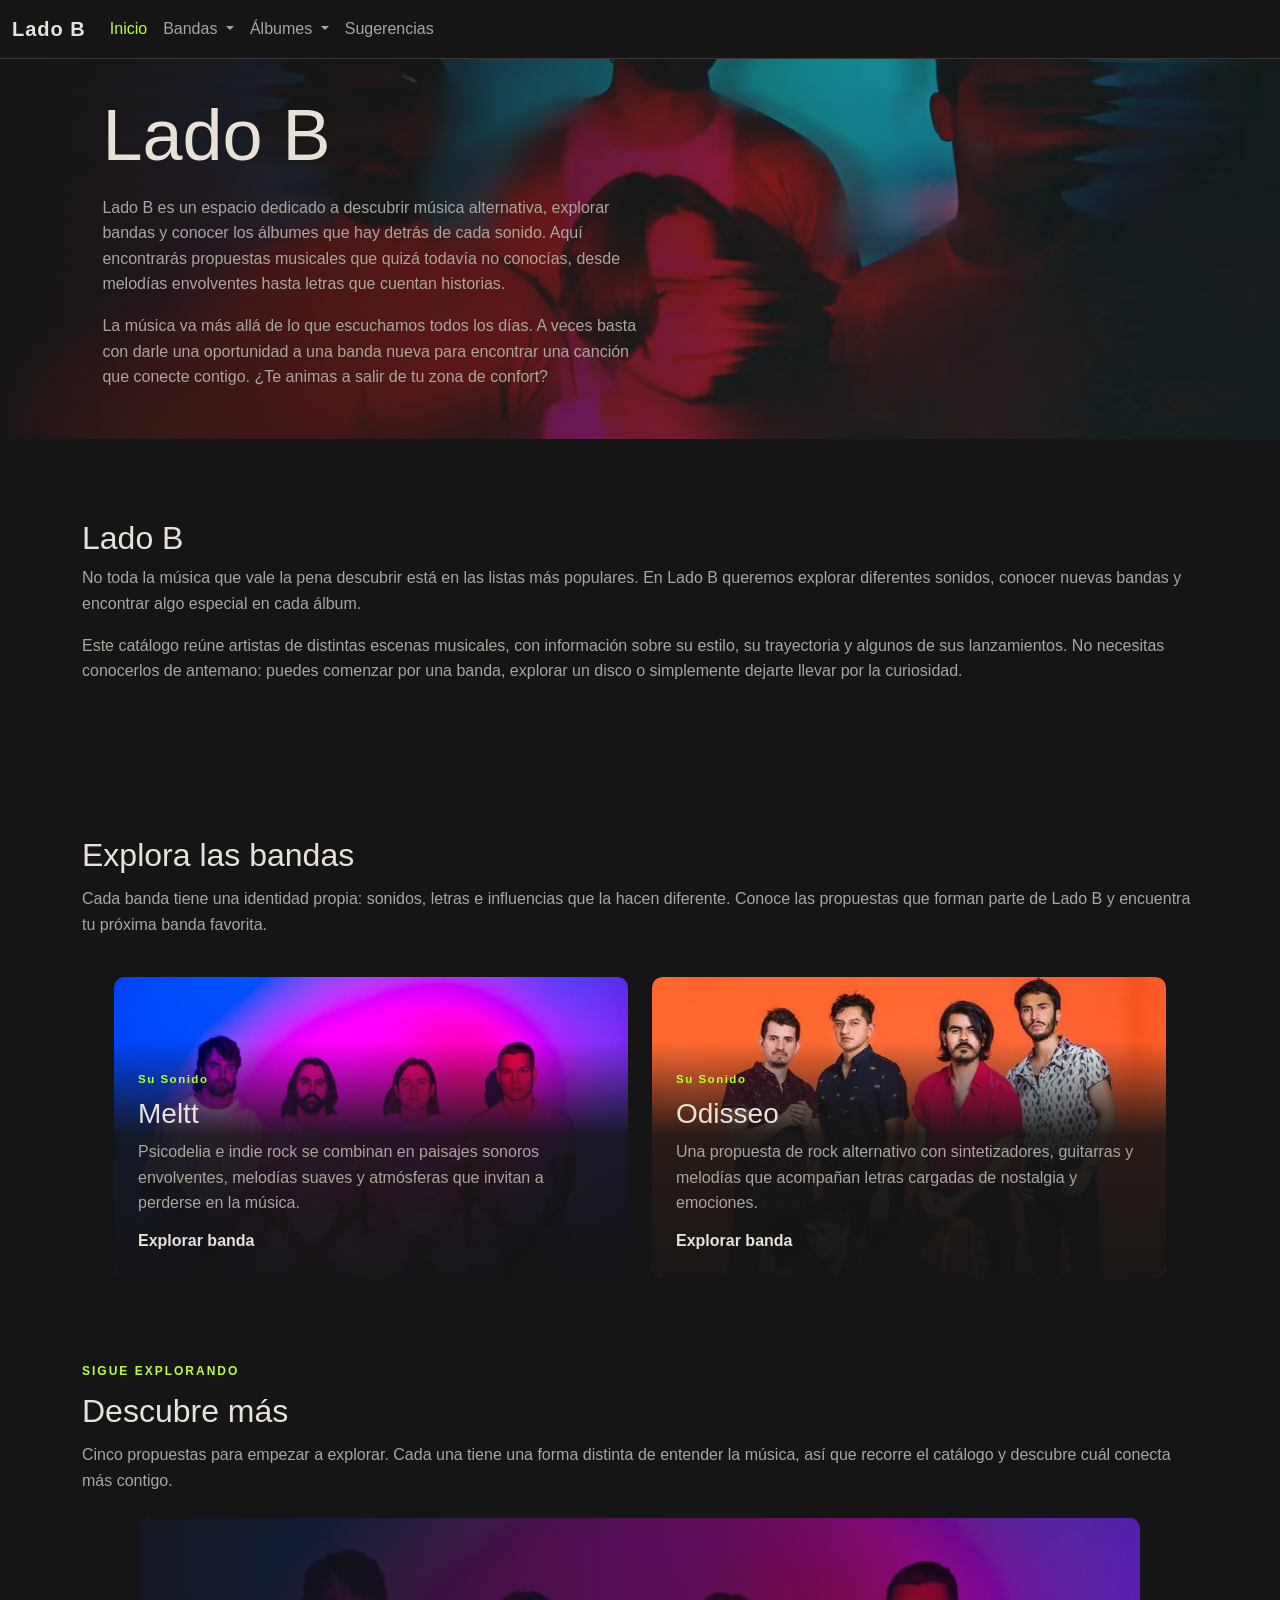
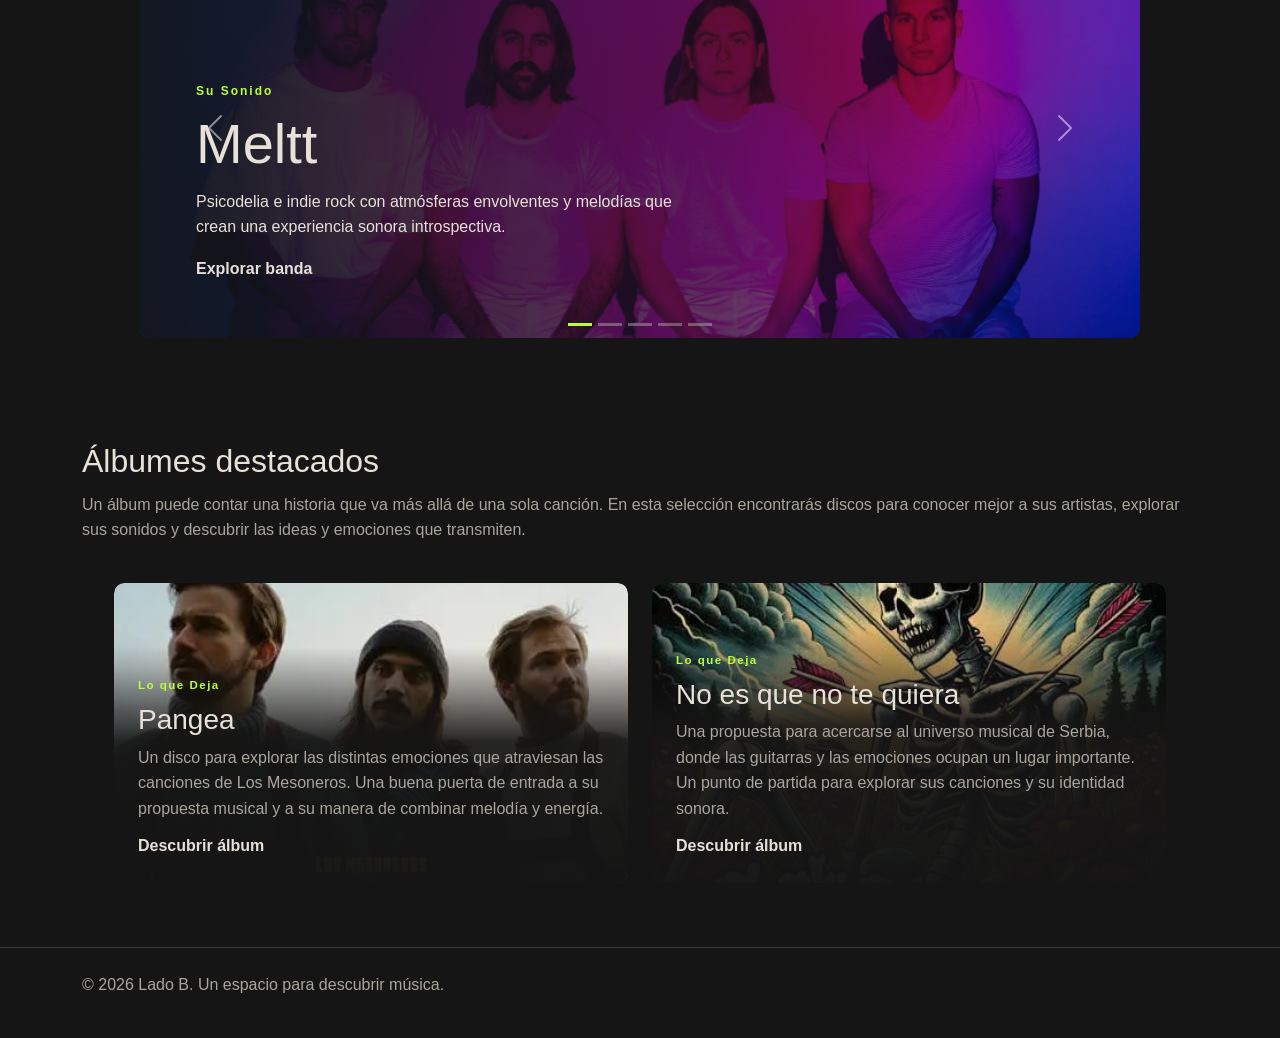
<file: index.html>
<!DOCTYPE html>
<html lang="es">
    <head>
        <title>Lado B | Música alternativa</title>
        <meta charset="UTF-8">
        <meta name="viewport" content="width=device-width, initial-scale=1">
        <link href="https://cdn.jsdelivr.net/npm/bootstrap@5.3.8/dist/css/bootstrap.min.css" rel="stylesheet">
        <link href="css/style.css" rel="stylesheet">
        <link href="css/index.css" rel="stylesheet">
    </head>
    <body>

        <header>
            <div class="headerMain">

                <div class="divNav">
                    <nav class="navbar navbar-expand-lg navbar-dark bg-dark">
                        <div class="container-fluid">

                            <a class="navbar-brand" href="index.html">Lado B</a>

                            <button class="navbar-toggler" type="button"
                                data-bs-toggle="collapse"
                                data-bs-target="#menuPrincipal"
                                aria-controls="menuPrincipal"
                                aria-expanded="false"
                                aria-label="Abrir navegación">

                                <span class="navbar-toggler-icon"></span>
                            </button>

                            <div class="collapse navbar-collapse" id="menuPrincipal">

                                <ul class="navbar-nav me-auto mb-2 mb-lg-0">

                                    <li class="nav-item">
                                        <a class="nav-link active"
                                            href="index.html"
                                            aria-current="page">
                                            Inicio
                                        </a>
                                    </li>

                                    <li class="nav-item dropdown">
                                        <a class="nav-link dropdown-toggle"
                                            href="banda.html"
                                            role="button"
                                            data-bs-toggle="dropdown"
                                            aria-expanded="false">
                                            Bandas
                                        </a>

                                        <ul class="dropdown-menu">
                                            <li>
                                                <a class="dropdown-item" href="banda.html#Odisseo">Odisseo</a>
                                            </li>
                                            <li>
                                                <a class="dropdown-item" href="banda.html#Meltt">Meltt</a>
                                            </li>
                                            <li>
                                                <a class="dropdown-item" href="banda.html#Serbia">Serbia</a>
                                            </li>
                                            <li>
                                                <a class="dropdown-item" href="banda.html#AsesFalsos">Ases Falsos</a>
                                            </li>
                                            <li>
                                                <a class="dropdown-item" href="banda.html#LosMesoneros">Los Mesoneros</a>
                                            </li>
                                        </ul>
                                    </li>

                                    <li class="nav-item dropdown">
                                        <a class="nav-link dropdown-toggle"
                                            href="albumes.html"
                                            role="button"
                                            data-bs-toggle="dropdown"
                                            aria-expanded="false">
                                            Álbumes
                                        </a>

                                        <ul class="dropdown-menu">
                                            <li>
                                                <a class="dropdown-item" href="albumes.html">Catálogo de álbumes</a>
                                            </li>
                                            <li>
                                                <a class="dropdown-item" href="albumes.html#coleccionOdisseo">Odisseo</a>
                                            </li>
                                            <li>
                                                <a class="dropdown-item" href="albumes.html#coleccionMeltt">Meltt</a>
                                            </li>
                                            <li>
                                                <a class="dropdown-item" href="albumes.html#coleccionSerbia">Serbia</a>
                                            </li>
                                            <li>
                                                <a class="dropdown-item" href="albumes.html#coleccionAsesFalsos">Ases Falsos</a>
                                            </li>
                                            <li>
                                                <a class="dropdown-item" href="albumes.html#coleccionLosMesoneros">Los Mesoneros</a>
                                            </li>
                                        </ul>
                                    </li>

                                    <li class="nav-item">
                                        <a class="nav-link" href="recomendar.html">
                                            Sugerencias
                                        </a>
                                    </li>

                                </ul>

                            </div>
                        </div>
                    </nav>
                </div>

                <div class="divheader">
                    <div class="headerImg">
                        <img src="assets/logoTemp.webp" alt="Logo temporal de la página">
                    </div>

                    <section id="nosotros">
                        <div class="textoHeader">
                            <h1> Lado B </h1>
                            <p>
                                Lado B es un espacio dedicado a descubrir música alternativa, explorar bandas y
                                conocer los álbumes que hay detrás de cada sonido. Aquí encontrarás propuestas musicales
                                que quizá todavía no conocías, desde melodías envolventes hasta letras que cuentan historias.
                            </p>
                            <p>
                                La música va más allá de lo que escuchamos todos los días. A veces basta con darle una
                                oportunidad a una banda nueva para encontrar una canción que conecte contigo.
                                ¿Te animas a salir de tu zona de confort?
                            </p>
                        </div>
                    </section>
                </div>

            </div>
        </header>

        <main class="main">

            <section id="presentacion">
                <div class="container py-5">
                    <h2>Lado B</h2>
                    <p>
                        No toda la música que vale la pena descubrir está en las listas más populares. 
                        En Lado B queremos explorar diferentes sonidos, conocer nuevas bandas y encontrar
                        algo especial en cada álbum.
                    </p>
                    <p>
                        Este catálogo reúne artistas de distintas escenas musicales, con información sobre su estilo, 
                        su trayectoria y algunos de sus lanzamientos. No necesitas conocerlos de antemano: puedes comenzar
                        por una banda, explorar un disco o simplemente dejarte llevar por la curiosidad.
                    </p>
                </div>
            </section>

            <section id="bandas">
                <div class="container py-4">
                    <h2>Explora las bandas</h2>
                    <p>
                        Cada banda tiene una identidad propia: sonidos, letras e influencias que la hacen diferente.
                        Conoce las propuestas que forman parte de Lado B y encuentra tu próxima banda favorita.
                    </p>

                </div>

                <div class="bandasElegidas">

                    <div class="banda" id="banda1">
                        <img src="assets/Meltt.webp" alt="Banda 1">

                        <div class="textoBanda">
                            <span>Su Sonido</span>
                            <h3>Meltt</h3>
                            <p>
                                Psicodelia e indie rock se combinan en paisajes sonoros envolventes, 
                                melodías suaves y atmósferas que invitan a perderse en la música.
                            </p>
                            <a href="banda.html#Meltt">Explorar banda</a>
                        </div>
                    </div>

                    <div class="banda" id="banda2">
                        <img src="assets/Odisseo.webp" alt="Banda Odisseo">

                        <div class="textoBanda">
                            <span>Su Sonido</span>
                            <h3>Odisseo</h3>
                            <p>
                                Una propuesta de rock alternativo con sintetizadores, 
                                guitarras y melodías que acompañan letras cargadas de nostalgia y 
                                emociones.
                            </p>
                            <a href="banda.html#Odisseo">Explorar banda</a>
                        </div>
                    </div>

                </div>
            </section>

            <section class="container py-5" id="descubrirMas">
                <div class="mb-4">
                    <span class="etiquetaSeccion">SIGUE EXPLORANDO</span>
                    <h2>Descubre más</h2>
                    <p>
                        Cinco propuestas para empezar a explorar. 
                        Cada una tiene una forma distinta de entender la música,
                        así que recorre el catálogo y descubre cuál conecta más contigo.
                    </p>
                </div>

                <div class="carousel slide" id="carruselBandas">
                    <div class="carousel-inner">

                        <!-- Meltt -->
                        <div class="carousel-item active">
                            <div class="bandaCarrusel">
                                <img src="assets/Meltt.webp" alt="Meltt">
                                <div class="textoCarrusel">
                                    <span>Su Sonido</span>
                                    <h3>Meltt</h3>
                                    <p>
                                        Psicodelia e indie rock con atmósferas envolventes
                                        y melodías que crean una experiencia sonora introspectiva.
                                    </p>
                                    <a href="banda.html#Meltt">Explorar banda</a>
                                </div>
                            </div>
                        </div>

                        <!-- Odisseo -->
                        <div class="carousel-item">
                            <div class="bandaCarrusel">
                                <img src="assets/Odisseo.webp" alt="Odisseo">
                                <div class="textoCarrusel">
                                    <span>SU SONIDO</span>
                                    <h3>Odisseo</h3>
                                    <p>
                                        Rock alternativo con sintetizadores, guitarras 
                                        y canciones que exploran las emociones y las 
                                        relaciones personales.
                                    </p>
                                    <a href="banda.html#Odisseo">Explorar banda</a>
                                </div>
                            </div>
                        </div>

                        <!-- Serbia -->
                        <div class="carousel-item">
                            <div class="bandaCarrusel">
                                <img src="assets/Serbia.webp" alt="Serbia">
                                <div class="textoCarrusel">
                                    <span>SU SONIDO</span>
                                    <h3>Serbia</h3>
                                    <p>
                                        Rock alternativo mexicano con guitarras intensas, 
                                        letras emocionales y una interpretación llena de 
                                        energía.
                                    </p>
                                    <a href="banda.html#Serbia">Explorar banda ↗</a>
                                </div>
                            </div>
                        </div>

                        <!-- Ases Falso -->
                        <div class="carousel-item">
                            <div class="bandaCarrusel">
                                <img src="assets/AsesFalsos.webp" alt="Ases Falsos">
                                <div class="textoCarrusel">
                                    <span>SU SONIDO</span>
                                    <h3>Ases Falsos</h3>
                                    <p>
                                        Pop rock chileno con letras ingeniosas,
                                        melodías pegadizas y una mirada crítica.
                                    </p>
                                    <a href="banda.html#AsesFalsos">Explorar banda ↗</a>
                                </div>
                            </div>
                        </div>

                        <!-- Los Mesoneros -->
                        <div class="carousel-item">
                            <div class="bandaCarrusel">
                                <img src="assets/LosMesoneros.webp" alt="Los Mesoneros">
                                <div class="textoCarrusel">
                                    <span>SU SONIDO</span>
                                    <h3>Los Mesoneros</h3>
                                    <p>
                                        Rock alternativo venezolano con arreglos melódicos, 
                                        sonidos contemporáneos y canciones que transitan entre 
                                        la energía y la nostalgia.
                                    </p>
                                    <a href="banda.html#LosMesoneros">Explorar banda ↗</a>
                                </div>
                            </div>
                        </div>

                    </div>

                    <!-- Controles -->

                    <button class="carousel-control-prev" type="button"
                        data-bs-target="#carruselBandas" data-bs-slide="prev"
                        aria-label="Banda anterior">
                        <span class="carousel-control-prev-icon" aria-hidden="true"></span>
                    </button>

                    <button class="carousel-control-next" type="button"
                        data-bs-target="#carruselBandas" data-bs-slide="next"
                        aria-label="Banda siguiente">
                        <span class="carousel-control-next-icon" aria-hidden="true"></span>
                    </button>

                    <div class="carousel-indicators">
                        <button type="button" data-bs-target="#carruselBandas"
                            data-bs-slide-to="0" class="active"
                            aria-current="true" aria-label="Mostrar Meltt">
                        </button>

                        <button type="button" data-bs-target="#carruselBandas"
                            data-bs-slide-to="1" aria-label="Mostrar Odisseo">
                        </button>

                        <button type="button" data-bs-target="#carruselBandas"
                            data-bs-slide-to="2" aria-label="Mostrar Serbia">
                        </button>

                        <button type="button" data-bs-target="#carruselBandas"
                            data-bs-slide-to="3" aria-label="Mostrar Ases Falsos">
                        </button>

                        <button type="button" data-bs-target="#carruselBandas"
                            data-bs-slide-to="4" aria-label="Mostrar Los Mesoneros">
                        </button>
                    </div>

                </div>
            </section>

            <section id="albumesDestacados">
                <div class="container py-4">
                    <h2>Álbumes destacados</h2>
                    <p>
                        Un álbum puede contar una historia que va más allá de una
                        sola canción. En esta selección encontrarás discos 
                        para conocer mejor a sus artistas, explorar sus sonidos y descubrir las 
                        ideas y emociones que transmiten.
                    </p>

                </div>

                <div class="albumesElegidos">

                    <div class="album" id="album1">
                        <img src="assets/Albunes/LosMesoneros/pangea.webp" alt="Album pangea">

                        <div class="textoAlbum">
                            <span>Lo que Deja</span>
                            <h3>Pangea</h3>
                            <p>
                                Un disco para explorar las distintas emociones que atraviesan 
                                las canciones de Los Mesoneros. Una buena puerta de entrada a 
                                su propuesta musical y a su manera de combinar melodía y energía.
                            </p>
                            <a href="album.html?album=pangea">Descubrir álbum</a>
                        </div>
                    </div>

                    <div class="album" id="album2">
                        <img src="assets/Albunes/Serbia/NoEsQueNoTeQuieraPero.webp" alt="Album No es que no te quiera">

                        <div class="textoAlbum">
                            <span>Lo que Deja</span>
                            <h3>No es que no te quiera</h3>
                            <p>
                                Una propuesta para acercarse al universo musical de Serbia, 
                                donde las guitarras y las emociones ocupan un lugar importante. 
                                Un punto de partida para explorar sus canciones y su identidad sonora.
                            </p>
                            <a href="album.html?album=no-es-que-no-te-quiera-pero">Descubrir álbum</a>
                        </div>
                    </div>

                </div>
            </section>

        </main>

        <footer>
            <div class="container py-4">
                <p>&copy; 2026 Lado B. Un espacio para descubrir música.</p>
            </div>
        </footer>

        <script src="https://cdn.jsdelivr.net/npm/bootstrap@5.3.8/dist/js/bootstrap.bundle.min.js"></script>

    </body>
</html>
</file>
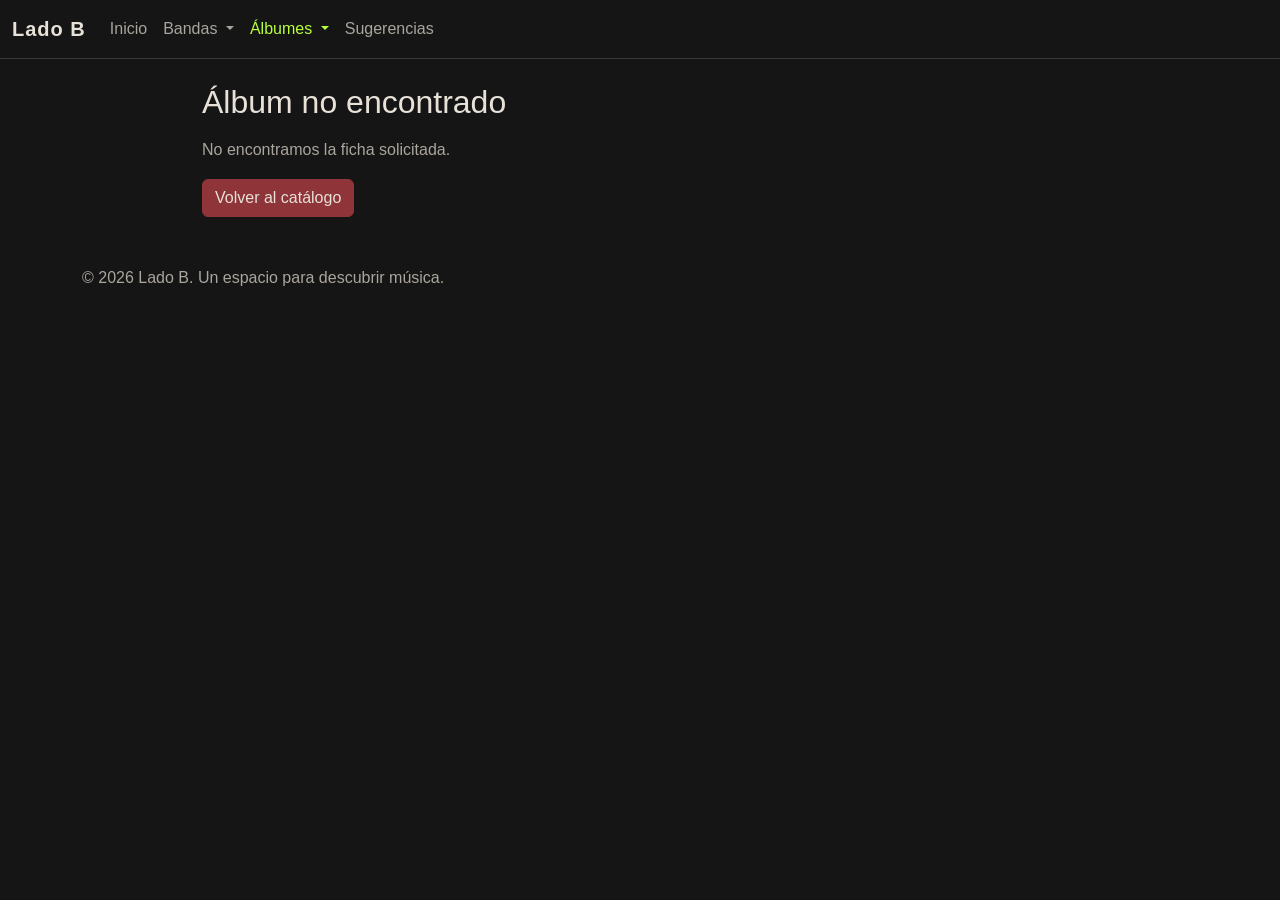
<file: album.html>
<!DOCTYPE html>
<html lang="es">
<head>
    <title>Lado B | Ficha del álbum</title>
    <meta charset="UTF-8">
    <meta name="viewport" content="width=device-width, initial-scale=1">

    <link href="https://cdn.jsdelivr.net/npm/bootstrap@5.3.8/dist/css/bootstrap.min.css" rel="stylesheet">
    <link href="css/style.css" rel="stylesheet">
    <link href="css/album.css" rel="stylesheet">
</head>

<body>

    <!-- NAVEGACIÓN -->
    <header>
        <div class="headerMain">

            <div class="divNav">
                <nav class="navbar navbar-expand-lg navbar-dark bg-dark">
                    <div class="container-fluid">

                        <a class="navbar-brand" href="index.html">Lado B</a>

                        <button class="navbar-toggler" type="button"
                            data-bs-toggle="collapse"
                            data-bs-target="#menuPrincipal"
                            aria-controls="menuPrincipal"
                            aria-expanded="false"
                            aria-label="Abrir navegación">

                            <span class="navbar-toggler-icon"></span>
                        </button>

                        <div class="collapse navbar-collapse" id="menuPrincipal">

                            <ul class="navbar-nav me-auto mb-2 mb-lg-0">

                                <li class="nav-item">
                                    <a class="nav-link" href="index.html">
                                        Inicio
                                    </a>
                                </li>

                                <li class="nav-item dropdown">
                                    <a class="nav-link dropdown-toggle"
                                        href="banda.html"
                                        role="button"
                                        data-bs-toggle="dropdown"
                                        aria-expanded="false">
                                        Bandas
                                    </a>

                                    <ul class="dropdown-menu">
                                        <li><a class="dropdown-item" href="banda.html#Serbia">Serbia</a></li>
                                        <li><a class="dropdown-item" href="banda.html#Odisseo">Odisseo</a></li>
                                        <li><a class="dropdown-item" href="banda.html#Meltt">Meltt</a></li>
                                        <li><a class="dropdown-item" href="banda.html#AsesFalsos">Ases Falsos</a></li>
                                        <li><a class="dropdown-item" href="banda.html#LosMesoneros">Los Mesoneros</a></li>
                                    </ul>
                                </li>

                                <li class="nav-item dropdown">
                                    <a class="nav-link dropdown-toggle active"
                                        href="albumes.html"
                                        role="button"
                                        data-bs-toggle="dropdown"
                                        aria-expanded="false"
                                        aria-current="page">
                                        Álbumes
                                    </a>

                                    <ul class="dropdown-menu">
                                        <li><a class="dropdown-item" href="albumes.html">Catálogo de álbumes</a></li>
                                        <li><a class="dropdown-item" href="albumes.html#coleccionOdisseo">Odisseo</a></li>
                                        <li><a class="dropdown-item" href="albumes.html#coleccionMeltt">Meltt</a></li>
                                        <li><a class="dropdown-item" href="albumes.html#coleccionSerbia">Serbia</a></li>
                                        <li><a class="dropdown-item" href="albumes.html#coleccionAsesFalsos">Ases Falsos</a></li>
                                        <li><a class="dropdown-item" href="albumes.html#coleccionLosMesoneros">Los Mesoneros</a></li>
                                    </ul>
                                </li>

                                <li class="nav-item">
                                    <a class="nav-link" href="recomendar.html">
                                        Sugerencias
                                    </a>
                                </li>

                            </ul>

                        </div>
                    </div>
                </nav>
            </div>

            <!-- ENCABEZADO DEL ARTISTA -->
            <section id="encabezadoBanda">
                <div class="contenedorImagenBanda">
                    <img id="imagenBanda"
                        src="assets/logoTemp.webp"
                        alt="Fotografía de la banda">
                </div>

                <div class="container py-4">
                    <p class="etiquetaSeccion">ARTISTA / BANDA</p>
                    <h1 id="nombreBanda">Nombre de la banda</h1>

                    <p id="descripcionBanda">
                        Breve presentación del artista.
                    </p>

                    <a id="enlaceBanda" href="banda.html">
                        Conoce más sobre la banda →
                    </a>
                </div>
            </section>

        </div>
    </header>

    <main>

        <!-- PRESENTACIÓN DEL ÁLBUM -->
        <section id="presentacionAlbum">
            <div class="container py-5">

                <p class="etiquetaSeccion">FICHA DEL ÁLBUM</p>

                <div class="row align-items-center g-4">

                    <div class="col-12 col-md-5 col-lg-4">
                        <img id="portadaAlbum"
                            class="img-fluid w-100"
                            src="assets/logoTemp.webp"
                            alt="Portada del álbum">

                    </div>

                    <div class="col-12 col-md-7 col-lg-8">
                        <h2 id="nombreAlbum">Nombre del álbum</h2>

                        <p id="artistaAlbum">Nombre de la banda</p>

                        <div id="datosAlbum">
                            <p><strong>Lanzamiento:</strong>
                                <span id="lanzamientoAlbum">Por definir</span>
                            </p>

                            <p><strong>Género:</strong>
                                <span id="generoAlbum">Por definir</span>
                            </p>

                            <p><strong>Duración:</strong>
                                <span id="duracionAlbum">Por definir</span>
                            </p>

                            <p><strong>Canciones:</strong>
                                <span id="cantidadCanciones">Por definir</span>
                            </p>
                        </div>

                        <p id="descripcionAlbum">
                            Aquí aparecerá la descripción del álbum.
                        </p>
                    </div>

                </div>
            </div>
        </section>

        <!-- CONTEXTO E HISTORIA -->
        <section id="historiaAlbum">
            <div class="container py-4">
                <h2>Sobre el álbum</h2>

                <div id="contenidoHistoriaAlbum">
                    <p>
                        Aquí aparecerá la historia y el contexto
                        del disco.
                    </p>
                </div>
            </div>
        </section>

        <!-- LISTA DE CANCIONES -->
        <section id="cancionesAlbum">
            <div class="container py-4">
                <h2>Lista de canciones</h2>

                <ol id="listaCanciones" class="list-group list-group-numbered">
                    <!-- JavaScript insertará las canciones -->
                </ol>
            </div>
        </section>

        <!-- ESCUCHA -->
        <section id="escuchaAlbum">
            <div class="container py-4">
                <h2>Escucha el álbum</h2>

                <div id="reproductorAlbum">
                </div>
            </div>
        </section>

        <!-- ESTADO DE LA FICHA -->
        <section id="estadoAlbum" class="container py-4" hidden>
            <h2>Álbum no encontrado</h2>
            <p>No encontramos la ficha solicitada.</p>
            <a href="albumes.html" class="btn btn-ladob">
                Volver al catálogo
            </a>
        </section>

    </main>

    <!-- PIE DE PÁGINA -->
    <footer>
        <div class="container py-4">
            <p>&copy; 2026 Lado B. Un espacio para descubrir música.</p>
        </div>
    </footer>

    <script src="https://cdn.jsdelivr.net/npm/bootstrap@5.3.8/dist/js/bootstrap.bundle.min.js"></script>
    <script src="js/album.js"></script>

</body>
</html>
</file>
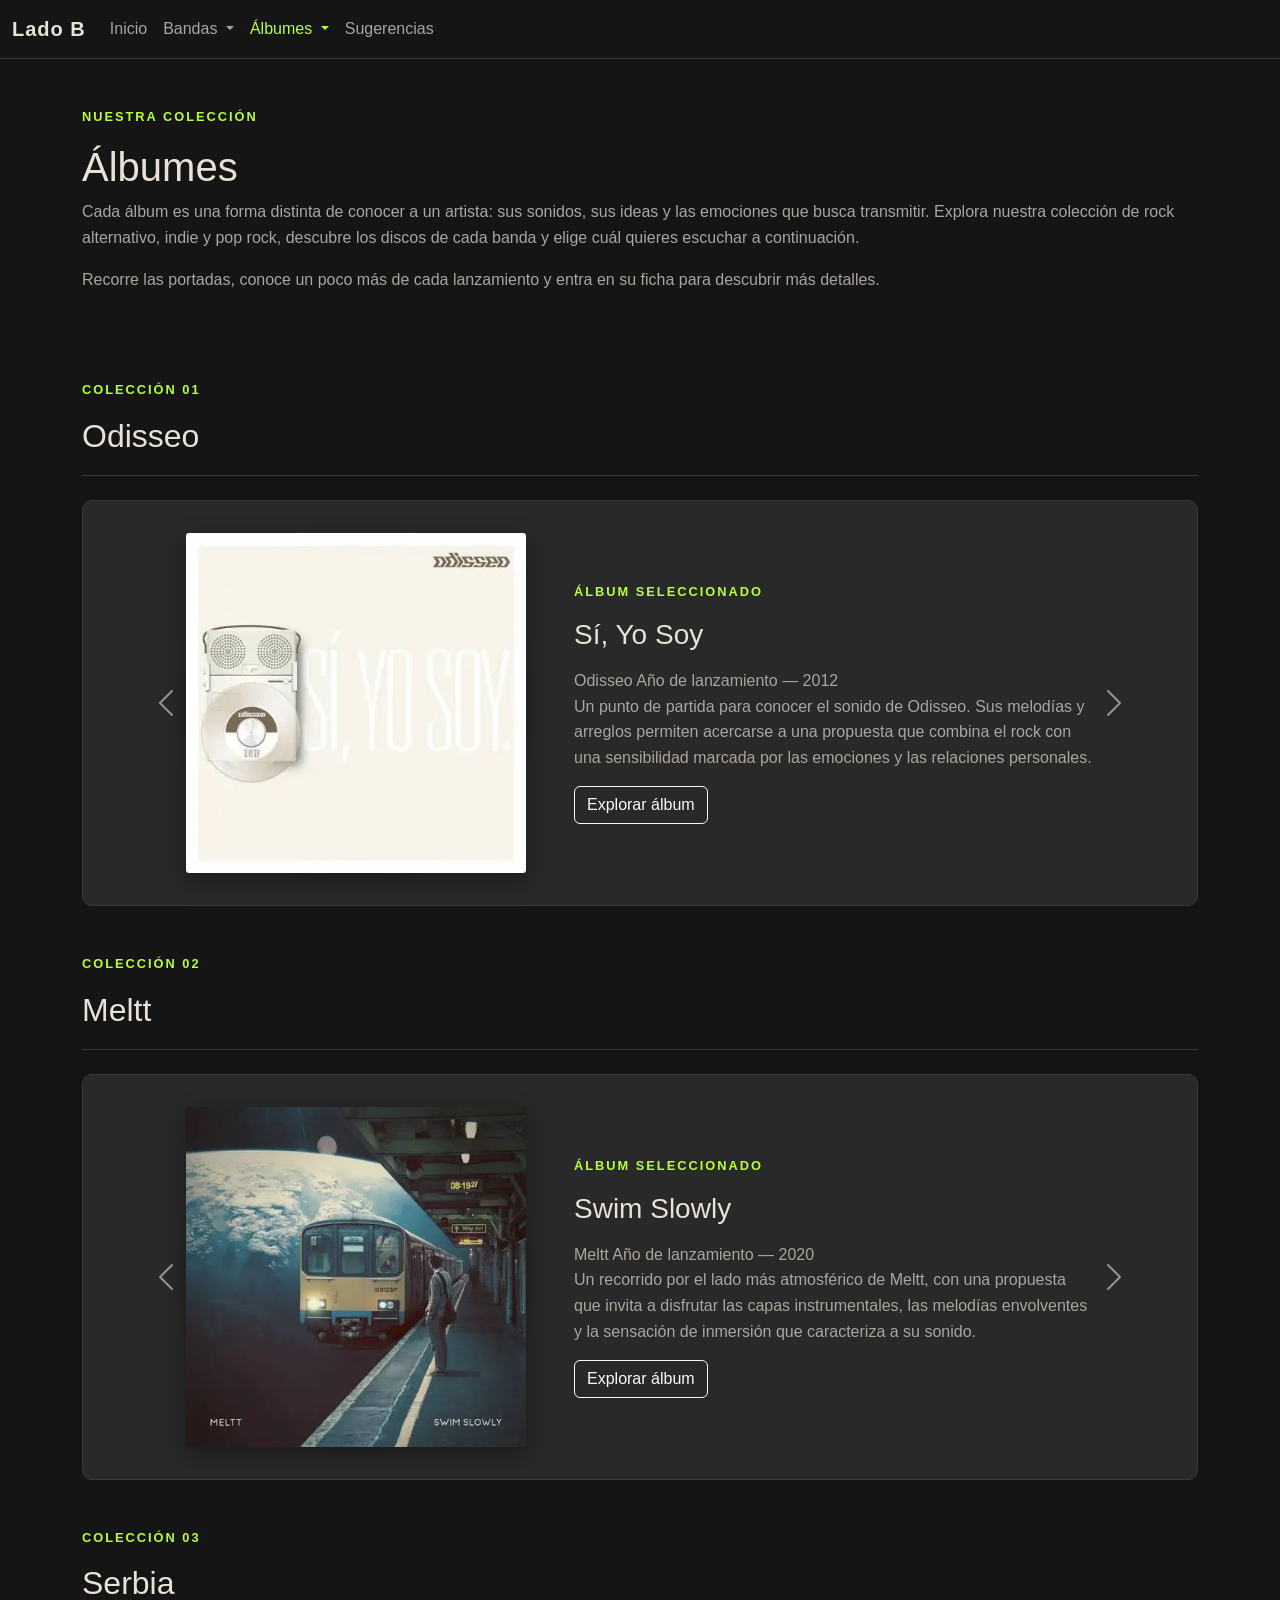
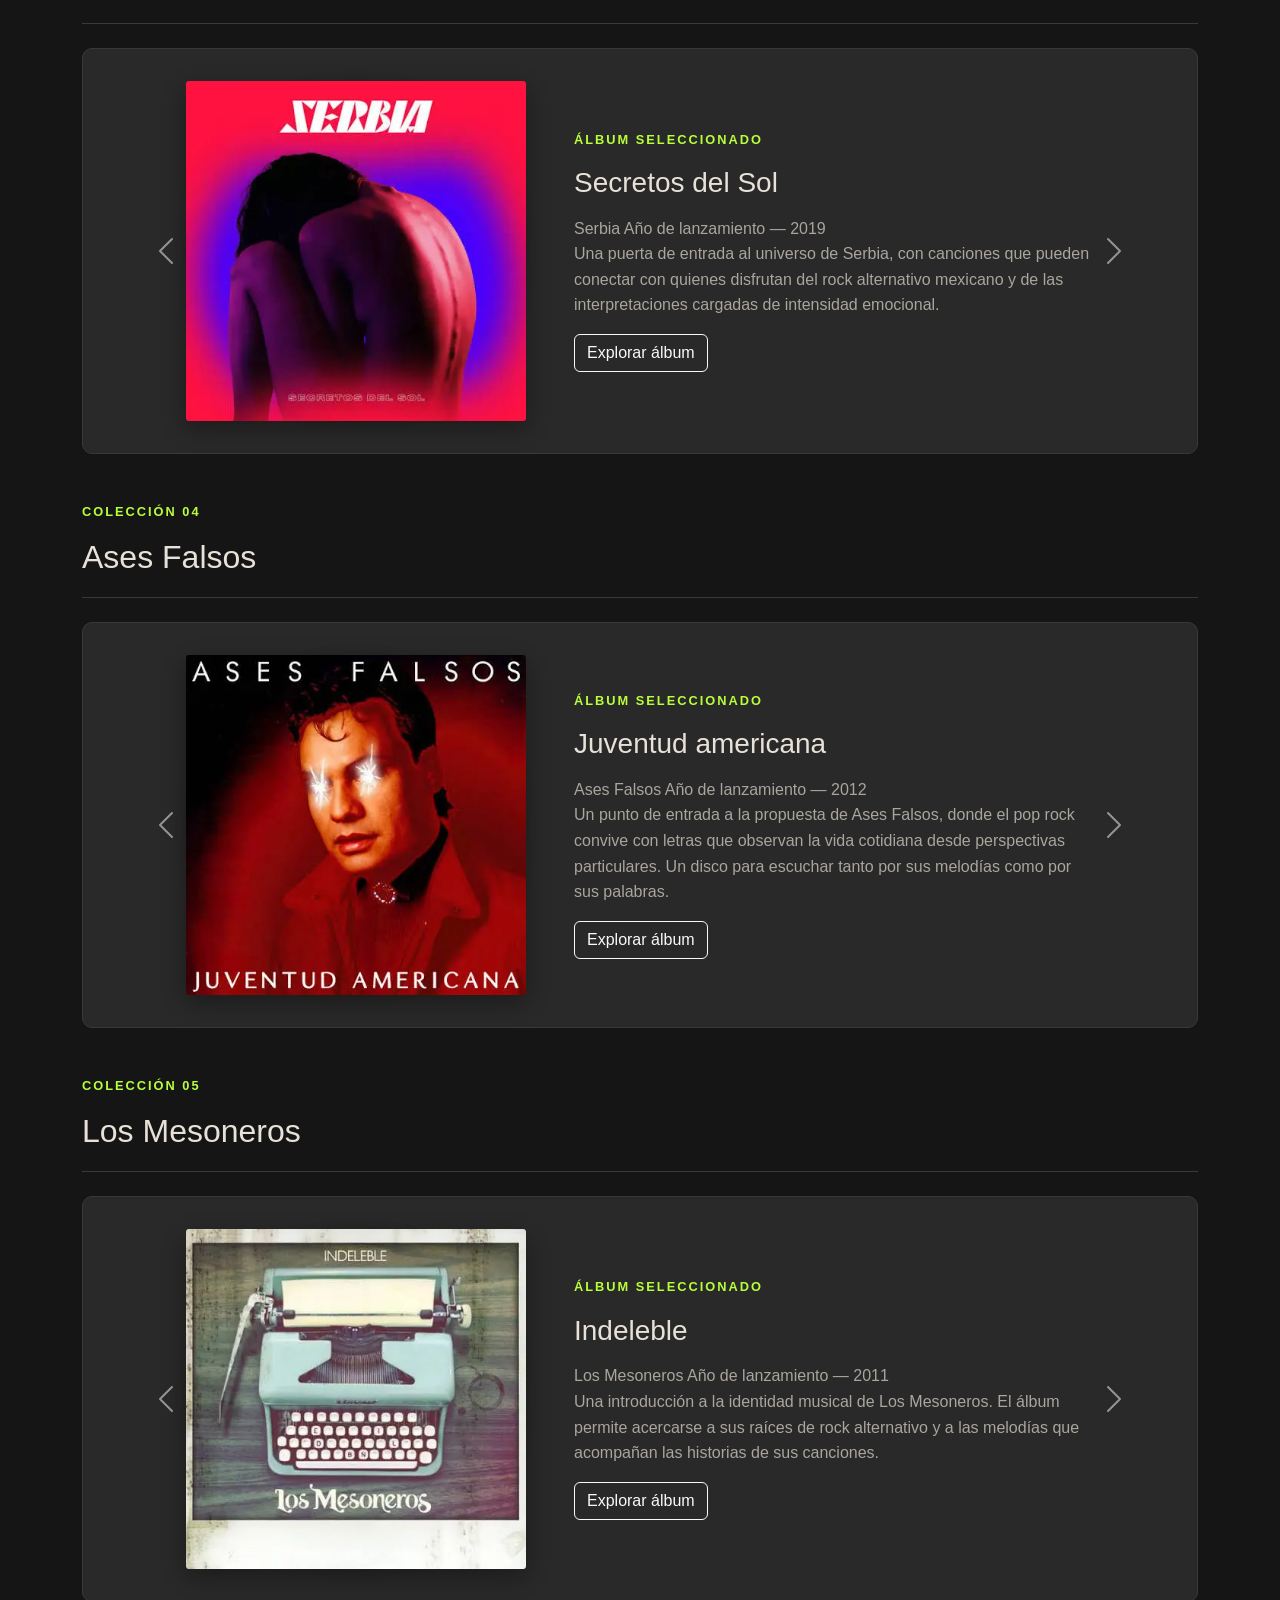
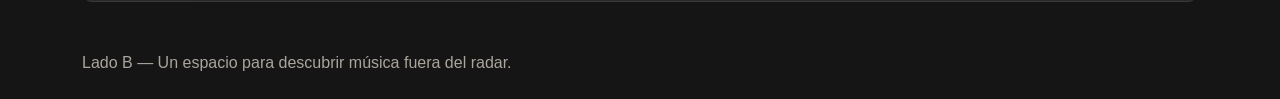
<file: albumes.html>
<!DOCTYPE html>
<html lang="es">
    <head>
        <title>Lado B | Música alternativa</title>
        <meta charset="UTF-8">
        <meta name="viewport" content="width=device-width, initial-scale=1">
        <link href="https://cdn.jsdelivr.net/npm/bootstrap@5.3.8/dist/css/bootstrap.min.css" rel="stylesheet">
        <link href="css/style.css" rel="stylesheet">
        <link href="css/albumes.css" rel="stylesheet">
    </head>
    <body>

        <!-- Navegación -->
        <header>
            <div class="headerMain">

                <div class="divNav">
                    <nav class="navbar navbar-expand-lg navbar-dark bg-dark">
                        <div class="container-fluid">

                            <a class="navbar-brand" href="index.html">Lado B</a>

                            <button class="navbar-toggler" type="button"
                                data-bs-toggle="collapse"
                                data-bs-target="#menuPrincipal"
                                aria-controls="menuPrincipal"
                                aria-expanded="false"
                                aria-label="Abrir navegación">

                                <span class="navbar-toggler-icon"></span>
                            </button>

                            <div class="collapse navbar-collapse" id="menuPrincipal">

                                <ul class="navbar-nav me-auto mb-2 mb-lg-0">

                                    <li class="nav-item">
                                        <a class="nav-link" href="index.html">
                                            Inicio
                                        </a>
                                    </li>

                                    <li class="nav-item dropdown">
                                        <a class="nav-link dropdown-toggle"
                                            href="banda.html"
                                            role="button"
                                            data-bs-toggle="dropdown"
                                            aria-expanded="false">
                                            Bandas
                                        </a>

                                        <ul class="dropdown-menu">
                                            <li>
                                                <a class="dropdown-item" href="banda.html#Odisseo">Odisseo</a>
                                            </li>
                                            <li>
                                                <a class="dropdown-item" href="banda.html#Meltt">Meltt</a>
                                            </li>
                                            <li>
                                                <a class="dropdown-item" href="banda.html#Serbia">Serbia</a>
                                            </li>
                                            <li>
                                                <a class="dropdown-item" href="banda.html#AsesFalsos">Ases Falsos</a>
                                            </li>
                                            <li>
                                                <a class="dropdown-item" href="banda.html#LosMesoneros">Los Mesoneros</a>
                                            </li>
                                        </ul>
                                    </li>

                                    <li class="nav-item dropdown">
                                        <a class="nav-link dropdown-toggle active"
                                            href="albumes.html"
                                            role="button"
                                            data-bs-toggle="dropdown"
                                            aria-expanded="false"
                                            aria-current="page">
                                            Álbumes
                                        </a>

                                        <ul class="dropdown-menu">
                                            <li>
                                                <a class="dropdown-item" href="albumes.html">Catálogo de álbumes</a>
                                            </li>
                                            <li>
                                                <a class="dropdown-item" href="albumes.html#coleccionOdisseo">Odisseo</a>
                                            </li>
                                            <li>
                                                <a class="dropdown-item" href="albumes.html#coleccionMeltt">Meltt</a>
                                            </li>
                                            <li>
                                                <a class="dropdown-item" href="albumes.html#coleccionSerbia">Serbia</a>
                                            </li>
                                            <li>
                                                <a class="dropdown-item" href="albumes.html#coleccionAsesFalsos">Ases Falsos</a>
                                            </li>
                                            <li>
                                                <a class="dropdown-item" href="albumes.html#coleccionLosMesoneros">Los Mesoneros</a>
                                            </li>
                                        </ul>
                                    </li>

                                    <li class="nav-item">
                                        <a class="nav-link" href="recomendar.html">
                                            Sugerencias
                                        </a>
                                    </li>

                                </ul>

                            </div>
                        </div>
                    </nav>
                </div>

            </div>

        </header>

        <main>

            <section id="introduccionAlbumes" class="container py-5">

                <p class="etiquetaSeccion">Nuestra colección</p>

                <h1>Álbumes</h1>

                <p>
                    Cada álbum es una forma distinta de conocer a un artista: 
                    sus sonidos, sus ideas y las emociones que busca transmitir. 
                    Explora nuestra colección de rock alternativo, indie y pop rock, 
                    descubre los discos de cada banda y elige cuál quieres escuchar a 
                    continuación.
                </p>
                <p>
                    Recorre las portadas, conoce un poco más de cada lanzamiento y 
                    entra en su ficha para descubrir más detalles.
                </p>

            </section>

            <!-- COLECCIÓN DE ODISSEO -->
            <section
                class="coleccionBanda container py-4"
                id="coleccionOdisseo"
            >

                <div class="encabezadoColeccion">
                    <p class="etiquetaSeccion">Colección 01</p>
                    <h2>Odisseo</h2>
                </div>

                <div
                    id="carruselOdisseo"
                    class="carousel slide"
                    data-bs-interval="false"
                >

                    <div class="carousel-inner">

                        <!-- Álbum 1 -->
                        <div class="carousel-item active">

                            <article class="fichaAlbum">

                                <div class="portadaVinilo">
                                    <img
                                        src="assets/Albunes/Odisseo/SiYoSoy.webp"
                                        alt="Portada del álbum Sí, Yo Soy de Odisseo"
                                        class="portadaAlbum"
                                    >
                                </div>

                                <div class="informacionAlbum">
                                    <p class="etiquetaSeccion">Álbum seleccionado</p>

                                    <h3>Sí, Yo Soy</h3>

                                    <div class="datosAlbum">
                                        <span>Odisseo</span>
                                        <span>Año de lanzamiento — 2012</span>
                                    </div>

                                    <p>
                                        Un punto de partida para conocer el sonido de Odisseo. 
                                        Sus melodías y arreglos permiten acercarse a una propuesta 
                                        que combina el rock con una sensibilidad marcada por las emociones 
                                        y las relaciones personales.
                                    </p>

                                    <a
                                        href="album.html?album=si-yo-soy"
                                        class="btn btn-outline-light"
                                    >
                                        Explorar álbum
                                    </a>
                                </div>

                            </article>

                        </div>

                        <!-- Álbum 2 -->
                        <div class="carousel-item">

                            <article class="fichaAlbum">

                                <div class="portadaVinilo">
                                    <img
                                        src="assets/Albunes/Odisseo/DiasDeFuego.webp"
                                        alt="Portada del álbum Días de Fuego de Odisseo"
                                        class="portadaAlbum"
                                    >
                                </div>

                                <div class="informacionAlbum">
                                    <p class="etiquetaSeccion">Álbum seleccionado</p>

                                    <h3>Días de Fuego</h3>

                                    <div class="datosAlbum">
                                        <span>Odisseo</span>
                                        <span>Año de lanzamiento — 2014</span>
                                    </div>

                                    <p>
                                        Un álbum para explorar una faceta intensa de la banda, 
                                        con guitarras, melodías expresivas y canciones que transmiten 
                                        tensión emocional. Ideal para conocer una etapa importante de su 
                                        evolución musical.
                                    </p>

                                    <a
                                        href="album.html?album=dias-de-fuego"
                                        class="btn btn-outline-light"
                                    >
                                        Explorar álbum
                                    </a>
                                </div>

                            </article>

                        </div>

                        <!-- Album 3 -->
                        <div class="carousel-item">

                            <article class="fichaAlbum">

                                <div class="portadaVinilo">
                                    <img
                                        src="assets/Albunes/Odisseo/CambioEstacional.webp"
                                        alt="Portada del álbum Cambio Estacional de Odisseo"
                                        class="portadaAlbum"
                                    >
                                </div>

                                <div class="informacionAlbum">
                                    <p class="etiquetaSeccion">Álbum seleccionado</p>

                                    <h3>Cambio Estacional</h3>

                                    <div class="datosAlbum">
                                        <span>Odisseo</span>
                                        <span>Año de lanzamiento — 2018</span>
                                    </div>

                                    <p>
                                        El título sugiere transformación, y el disco sirve para recorrer 
                                        la evolución sonora de Odisseo. Una selección para prestar atención 
                                        a sus arreglos, sus sintetizadores y la manera en que construye sus melodías.
                                    </p>

                                    <a
                                        href="album.html?album=cambio-estacional"
                                        class="btn btn-outline-light"
                                    >
                                        Explorar álbum
                                    </a>
                                </div>

                            </article>

                        </div>

                        <!-- Album 4 -->
                        <div class="carousel-item">

                            <article class="fichaAlbum">

                                <div class="portadaVinilo">
                                    <img
                                        src="assets/Albunes/Odisseo/GeneracionInmediata.webp"
                                        alt="Portada del álbum Generacion Inmediata de Odisseo"
                                        class="portadaAlbum"
                                    >
                                </div>

                                <div class="informacionAlbum">
                                    <p class="etiquetaSeccion">Álbum seleccionado</p>

                                    <h3>Generacion Inmediata</h3>

                                    <div class="datosAlbum">
                                        <span>Odisseo</span>
                                        <span>Año de lanzamiento — 2022</span>
                                    </div>

                                    <p>
                                        Una nueva etapa dentro de la discografía de Odisseo. 
                                        Su escucha permite seguir la evolución de la banda y 
                                        explorar cómo se relacionan sus melodías con las emociones 
                                        y los conflictos cotidianos.
                                    </p>

                                    <a
                                        href="album.html?album=generacion-inmediata"
                                        class="btn btn-outline-light"
                                    >
                                        Explorar álbum
                                    </a>
                                </div>

                            </article>

                        </div>

                        <!-- Album 5 -->
                        <div class="carousel-item">

                            <article class="fichaAlbum">

                                <div class="portadaVinilo">
                                    <img
                                        src="assets/Albunes/Odisseo/TormentasInesperadas.webp"
                                        alt="Portada del álbum Tormentas Inesperadas de Odisseo"
                                        class="portadaAlbum"
                                    >
                                </div>

                                <div class="informacionAlbum">
                                    <p class="etiquetaSeccion">Álbum seleccionado</p>

                                    <h3>Tormentas Inesperadas</h3>

                                    <div class="datosAlbum">
                                        <span>Odisseo</span>
                                        <span>Año de lanzamiento — 2024</span>
                                    </div>

                                    <p>
                                        Un álbum para acercarse a la etapa más reciente de 
                                        Odisseo dentro de esta selección. Una oportunidad para explorar 
                                        sus canciones, sus contrastes y la identidad sonora que ha construido 
                                        con los años.
                                    </p>

                                    <a
                                        href="album.html?album=tormentas-inesperadas"
                                        class="btn btn-outline-light"
                                    >
                                        Explorar álbum
                                    </a>
                                </div>

                            </article>

                        </div>

                    </div>

                    <!-- Controles del carrusel -->
                    <button
                        class="carousel-control-prev"
                        type="button"
                        data-bs-target="#carruselOdisseo"
                        data-bs-slide="prev"
                        aria-label="Álbum anterior de Odisseo"
                    >
                        <span class="carousel-control-prev-icon" aria-hidden="true"></span>
                    </button>

                    <button
                        class="carousel-control-next"
                        type="button"
                        data-bs-target="#carruselOdisseo"
                        data-bs-slide="next"
                        aria-label="Siguiente álbum de Odisseo"
                    >
                        <span class="carousel-control-next-icon" aria-hidden="true"></span>
                    </button>

                </div>

            </section>

            <!-- COLECCIÓN DE MELTT -->
            <section
                class="coleccionBanda container py-4"
                id="coleccionMeltt"
            >

                <div class="encabezadoColeccion">
                    <p class="etiquetaSeccion">Colección 02</p>
                    <h2>Meltt</h2>
                </div>

                <div
                    id="carruselMeltt"
                    class="carousel slide"
                    data-bs-interval="false"
                >
                    <div class="carousel-inner">

                        <!-- Album 1 -->
                        <div class="carousel-item active">
                            <article class="fichaAlbum">

                                <div class="portadaVinilo">
                                    <img src="assets/Albunes/Meltt/SwimSlowly.webp"
                                        alt="Portada del album Swim Slowly de Meltt"
                                        class="portadaAlbum">
                                </div>

                                <div class="informacionAlbum">
                                    <p class="etiquetaSeccion">Álbum seleccionado</p>
                                    <h3>Swim Slowly</h3>

                                    <div class="datosAlbum">
                                        <span>Meltt</span>
                                        <span>Año de lanzamiento — 2020</span>
                                    </div>

                                    <p>
                                        Un recorrido por el lado más atmosférico de Meltt, 
                                        con una propuesta que invita a disfrutar las capas 
                                        instrumentales, las melodías envolventes y la sensación 
                                        de inmersión que caracteriza a su sonido.
                                    </p>

                                    <a href="album.html?album=swim-slowly"
                                        class="btn btn-outline-light">
                                        Explorar álbum
                                    </a>
                                </div>

                            </article>
                        </div>

                        <!-- Album 2 -->
                        <div class="carousel-item">
                            <article class="fichaAlbum">

                                <div class="portadaVinilo">
                                    <img src="assets/Albunes/Meltt/EternalEmbers.webp"
                                        alt="Portada del album Eternal Embers de Meltt"
                                        class="portadaAlbum">
                                </div>

                                <div class="informacionAlbum">
                                    <p class="etiquetaSeccion">Álbum seleccionado</p>
                                    <h3>Eternal Embers</h3>

                                    <div class="datosAlbum">
                                        <span>Meltt</span>
                                        <span>Año de lanzamiento — 2023</span>
                                    </div>

                                    <p>
                                        Un álbum que explora texturas sonoras y melodías que se 
                                        desarrollan con calma. Es una buena opción para quienes 
                                        disfrutan del indie rock psicodélico y de la música que 
                                        construye una atmósfera propia.
                                    </p>

                                    <a href="album.html?album=eternal-embers"
                                        class="btn btn-outline-light">
                                        Explorar álbum
                                    </a>
                                </div>

                            </article>
                        </div>

                        <!-- Album 3 -->
                        <div class="carousel-item">
                            <article class="fichaAlbum">

                                <div class="portadaVinilo">
                                    <img src="assets/Albunes/Meltt/Pathways.webp"
                                        alt="Portada del album Pathways de Meltt"
                                        class="portadaAlbum">
                                </div>

                                <div class="informacionAlbum">
                                    <p class="etiquetaSeccion">Álbum seleccionado</p>
                                    <h3>Pathways</h3>

                                    <div class="datosAlbum">
                                        <span>Meltt</span>
                                        <span>Año de lanzamiento — 2026</span>
                                    </div>

                                    <p>
                                        Una etapa más reciente en la discografía de Meltt. 
                                        Este lanzamiento amplía el recorrido de la banda y 
                                        ofrece otra oportunidad para explorar sus ambientes 
                                        instrumentales y su aproximación al rock psicodélico.
                                    </p>

                                    <a href="album.html?album=pathways"
                                        class="btn btn-outline-light">
                                        Explorar álbum
                                    </a>
                                </div>

                            </article>
                        </div>

                    </div>

                    <button
                        class="carousel-control-prev"
                        type="button"
                        data-bs-target="#carruselMeltt"
                        data-bs-slide="prev"
                        aria-label="Álbum anterior de Meltt"
                    >
                        <span class="carousel-control-prev-icon" aria-hidden="true"></span>
                    </button>

                    <button
                        class="carousel-control-next"
                        type="button"
                        data-bs-target="#carruselMeltt"
                        data-bs-slide="next"
                        aria-label="Siguiente álbum de Meltt"
                    >
                        <span class="carousel-control-next-icon" aria-hidden="true"></span>
                    </button>

                </div>

            </section>

            <!-- COLECCIÓN DE SERBIA -->
            <section
                class="coleccionBanda container py-4"
                id="coleccionSerbia"
            >

                <div class="encabezadoColeccion">
                    <p class="etiquetaSeccion">Colección 03</p>
                    <h2>Serbia</h2>
                </div>

                <div
                    id="carruselSerbia"
                    class="carousel slide"
                    data-bs-interval="false"
                >

                    <div class="carousel-inner">

                        <!-- Album 1 -->
                        <div class="carousel-item active">
                            <article class="fichaAlbum">

                                <div class="portadaVinilo">
                                    <img src="assets/Albunes/Serbia/SecretosDelSol.webp"
                                        alt="Portada del Album Secretos Del Sol de Serbia"
                                        class="portadaAlbum">
                                </div>

                                <div class="informacionAlbum">
                                    <p class="etiquetaSeccion">Álbum seleccionado</p>
                                    <h3>Secretos del Sol</h3>

                                    <div class="datosAlbum">
                                        <span>Serbia</span>
                                        <span>Año de lanzamiento — 2019</span>
                                    </div>

                                    <p>
                                        Una puerta de entrada al universo de Serbia, con 
                                        canciones que pueden conectar con quienes disfrutan 
                                        del rock alternativo mexicano y de las interpretaciones 
                                        cargadas de intensidad emocional.
                                    </p>

                                    <a href="album.html?album=secretos-del-sol"
                                        class="btn btn-outline-light">
                                        Explorar álbum
                                    </a>
                                </div>

                            </article>
                        </div>

                        <!-- Album 2 -->
                        <div class="carousel-item">
                            <article class="fichaAlbum">

                                <div class="portadaVinilo">
                                    <img src="assets/Albunes/Serbia/FinDelMundo.webp"
                                        alt="Portada del Album Fin del Mundo de Serbia"
                                        class="portadaAlbum">
                                </div>

                                <div class="informacionAlbum">
                                    <p class="etiquetaSeccion">Álbum seleccionado</p>
                                    <h3>Fin del Mundo</h3>

                                    <div class="datosAlbum">
                                        <span>Serbia</span>
                                        <span>Año de lanzamiento — 2022</span>
                                    </div>

                                    <p>
                                        Un lanzamiento para explorar el sonido de Serbia a través 
                                        de sus guitarras, melodías y letras. Su título invita a una 
                                        lectura intensa, aunque la experiencia completa está en 
                                        recorrer las canciones del disco.
                                    </p>

                                    <a href="album.html?album=fin-del-mundo"
                                        class="btn btn-outline-light">
                                        Explorar álbum
                                    </a>
                                </div>

                            </article>
                        </div>

                        <!-- Album 3 -->
                        <div class="carousel-item">
                            <article class="fichaAlbum">

                                <div class="portadaVinilo">
                                    <img src="assets/Albunes/Serbia/Melodramatica.webp"
                                        alt="Portada del Album Melodramatica de Serbia"
                                        class="portadaAlbum">
                                </div>

                                <div class="informacionAlbum">
                                    <p class="etiquetaSeccion">Álbum seleccionado</p>
                                    <h3>Melodramatica</h3>

                                    <div class="datosAlbum">
                                        <span>Serbia</span>
                                        <span>Año de lanzamiento — 2023</span>
                                    </div>

                                    <p>
                                        Un álbum cuyo título encaja con el carácter emocional 
                                        asociado a la propuesta de Serbia. Una selección para 
                                        quienes buscan rock alternativo con melodías contundentes 
                                        y una interpretación expresiva.
                                    </p>

                                    <a href="album.html?album=melodramatica"
                                        class="btn btn-outline-light">
                                        Explorar álbum
                                    </a>
                                </div>

                            </article>
                        </div>

                        <!-- Album 4 -->
                        <div class="carousel-item">
                            <article class="fichaAlbum">

                                <div class="portadaVinilo">
                                    <img src="assets/Albunes/Serbia/NoEsQueNoTeQuieraPero.webp"
                                        alt="Portada del Album No Es Que No Te Quiera Pero... de Serbia"
                                        class="portadaAlbum">
                                </div>

                                <div class="informacionAlbum">
                                    <p class="etiquetaSeccion">Álbum seleccionado</p>
                                    <h3>No Es Que No Te Quiera Pero...</h3>

                                    <div class="datosAlbum">
                                        <span>Serbia</span>
                                        <span>Año de lanzamiento — 2026</span>
                                    </div>

                                    <p>
                                        Un título que plantea una contradicción 
                                        sentimental desde el primer momento. Explora 
                                        este lanzamiento para conocer otra faceta de 
                                        Serbia y acercarte a su manera de combinar energía, 
                                        melodía y emociones.
                                    </p>

                                    <a href="album.html?album=no-es-que-no-te-quiera-pero"
                                        class="btn btn-outline-light">
                                        Explorar álbum
                                    </a>
                                </div>

                            </article>
                        </div>

                    </div>

                    <button
                        class="carousel-control-prev"
                        type="button"
                        data-bs-target="#carruselSerbia"
                        data-bs-slide="prev"
                        aria-label="Álbum anterior de Serbia"
                    >
                        <span class="carousel-control-prev-icon" aria-hidden="true"></span>
                    </button>

                    <button
                        class="carousel-control-next"
                        type="button"
                        data-bs-target="#carruselSerbia"
                        data-bs-slide="next"
                        aria-label="Siguiente álbum de Serbia"
                    >
                        <span class="carousel-control-next-icon" aria-hidden="true"></span>
                    </button>

                </div>

            </section>

            <!-- COLECCIÓN DE ASES FALSOS -->
            <section
                class="coleccionBanda container py-4"
                id="coleccionAsesFalsos"
            >

                <div class="encabezadoColeccion">
                    <p class="etiquetaSeccion">Colección 04</p>
                    <h2>Ases Falsos</h2>
                </div>

                <div
                    id="carruselAsesFalsos"
                    class="carousel slide"
                    data-bs-interval="false"
                >

                    <div class="carousel-inner">

                        <!-- Album 1 -->
                        <div class="carousel-item active">
                            <article class="fichaAlbum">

                                <div class="portadaVinilo">
                                    <img src="assets/Albunes/AsesFalsos/JuventudAmericana.webp"
                                        alt="Portada del Album Juventud americana de Ases Falsos"
                                        class="portadaAlbum">
                                </div>

                                <div class="informacionAlbum">
                                    <p class="etiquetaSeccion">Álbum seleccionado</p>
                                    <h3>Juventud americana</h3>

                                    <div class="datosAlbum">
                                        <span>Ases Falsos</span>
                                        <span>Año de lanzamiento — 2012</span>
                                    </div>

                                    <p>
                                        Un punto de entrada a la propuesta de Ases Falsos, 
                                        donde el pop rock convive con letras que observan 
                                        la vida cotidiana desde perspectivas particulares. 
                                        Un disco para escuchar tanto por sus melodías como por 
                                        sus palabras.
                                    </p>

                                    <a href="album.html?album=juventud-americana"
                                        class="btn btn-outline-light">
                                        Explorar álbum
                                    </a>
                                </div>

                            </article>
                        </div>

                        <!-- Album 2 -->
                        <div class="carousel-item">
                            <article class="fichaAlbum">

                                <div class="portadaVinilo">
                                    <img src="assets/Albunes/AsesFalsos/Conduccion.webp"
                                        alt="Portada del Album Conduccion de Ases Falsos"
                                        class="portadaAlbum">
                                </div>

                                <div class="informacionAlbum">
                                    <p class="etiquetaSeccion">Álbum seleccionado</p>
                                    <h3>Conduccion</h3>

                                    <div class="datosAlbum">
                                        <span>Ases Falsos</span>
                                        <span>Año de lanzamiento — 2014</span>
                                    </div>

                                    <p>
                                        Una continuación del recorrido musical de la banda, 
                                        con canciones que equilibran melodías accesibles y 
                                        letras que invitan a detenerse en sus significados.
                                        Aquí también se encuentra «Simetría».
                                    </p>

                                    <a href="album.html?album=conduccion"
                                        class="btn btn-outline-light">
                                        Explorar álbum
                                    </a>
                                </div>

                            </article>
                        </div>

                        <!-- Album 3 -->
                        <div class="carousel-item">
                            <article class="fichaAlbum">

                                <div class="portadaVinilo">
                                    <img src="assets/Albunes/AsesFalsos/ElHombrePuede.webp"
                                        alt="Portada del Album El hombre puede de Ases Falsos"
                                        class="portadaAlbum">
                                </div>

                                <div class="informacionAlbum">
                                    <p class="etiquetaSeccion">Álbum seleccionado</p>
                                    <h3>El hombre puede</h3>

                                    <div class="datosAlbum">
                                        <span>Ases Falsos</span>
                                        <span>Año de lanzamiento — 2016</span>
                                    </div>

                                    <p>
                                        Un álbum para seguir explorando la mezcla de pop rock, 
                                        ironía y observación que distingue a Ases Falsos. 
                                        Su escucha permite prestar atención tanto a las ideas 
                                        de las letras como a sus arreglos musicales.
                                    </p>

                                    <a href="album.html?album=el-hombre-puede"
                                        class="btn btn-outline-light">
                                        Explorar álbum
                                    </a>
                                </div>

                            </article>
                        </div>

                        <!-- Album 4 -->
                        <div class="carousel-item">
                            <article class="fichaAlbum">

                                <div class="portadaVinilo">
                                    <img src="assets/Albunes/AsesFalsos/MalaFama.webp"
                                        alt="Portada del Album Mala Fama de Ases Falsos"
                                        class="portadaAlbum">
                                </div>

                                <div class="informacionAlbum">
                                    <p class="etiquetaSeccion">Álbum seleccionado</p>
                                    <h3>Mala Fama</h3>

                                    <div class="datosAlbum">
                                        <span>Ases Falsos</span>
                                        <span>Año de lanzamiento — 2018</span>
                                    </div>

                                    <p>
                                        Un lanzamiento que continúa el camino de la banda y 
                                        su interés por las letras con personalidad. 
                                        Una opción para descubrir cómo combina melodías 
                                        memorables con temas que pueden admitir distintas 
                                        interpretaciones.
                                    </p>

                                    <a href="album.html?album=mala-fama"
                                        class="btn btn-outline-light">
                                        Explorar álbum
                                    </a>
                                </div>

                            </article>
                        </div>

                        <!-- Album 5 -->
                        <div class="carousel-item">
                            <article class="fichaAlbum">

                                <div class="portadaVinilo">
                                    <img src="assets/Albunes/AsesFalsos/Chocadito.webp"
                                        alt="Portada del Album Chocadito de Ases Falsos"
                                        class="portadaAlbum">
                                </div>

                                <div class="informacionAlbum">
                                    <p class="etiquetaSeccion">Álbum seleccionado</p>
                                    <h3>Chocadito</h3>

                                    <div class="datosAlbum">
                                        <span>Ases Falsos</span>
                                        <span>Año de lanzamiento — 2020</span>
                                    </div>

                                    <p>
                                        El sitio oficial describe este disco como una 
                                        combinación de nostalgia, introspección, 
                                        baile y reflexión. También incorpora instrumentos 
                                        como el acordeón y la flauta traversa a su sonido 
                                        habitual
                                    </p>

                                    <a href="album.html?album=chocadito"
                                        class="btn btn-outline-light">
                                        Explorar álbum
                                    </a>
                                </div>

                            </article>
                        </div>

                        <!-- Album 6 -->
                        <div class="carousel-item">
                            <article class="fichaAlbum">

                                <div class="portadaVinilo">
                                    <img src="assets/Albunes/AsesFalsos/Tacto.webp"
                                        alt="Portada del Album Tacto de Ases Falsos"
                                        class="portadaAlbum">
                                </div>

                                <div class="informacionAlbum">
                                    <p class="etiquetaSeccion">Álbum seleccionado</p>
                                    <h3>Tacto</h3>

                                    <div class="datosAlbum">
                                        <span>Ases Falsos</span>
                                        <span>Año de lanzamiento — 2020</span>
                                    </div>

                                    <p>
                                        Otro lanzamiento de la etapa de 2020 de Ases Falsos. 
                                        Es una oportunidad para explorar la diversidad de su 
                                        discografía y descubrir cómo la banda aborda sus 
                                        canciones desde distintos matices musicales y líricos.
                                    </p>

                                    <a href="album.html?album=tacto"
                                        class="btn btn-outline-light">
                                        Explorar álbum
                                    </a>
                                </div>

                            </article>
                        </div>

                    </div>

                    <button
                        class="carousel-control-prev"
                        type="button"
                        data-bs-target="#carruselAsesFalsos"
                        data-bs-slide="prev"
                        aria-label="Álbum anterior de Ases Falsos"
                    >
                        <span class="carousel-control-prev-icon" aria-hidden="true"></span>
                    </button>

                    <button
                        class="carousel-control-next"
                        type="button"
                        data-bs-target="#carruselAsesFalsos"
                        data-bs-slide="next"
                        aria-label="Siguiente álbum de Ases Falsos"
                    >
                        <span class="carousel-control-next-icon" aria-hidden="true"></span>
                    </button>

                </div>

            </section>

            <!-- COLECCIÓN DE LOS MESONEROS -->
            <section
                class="coleccionBanda container py-4"
                id="coleccionLosMesoneros"
            >

                <div class="encabezadoColeccion">
                    <p class="etiquetaSeccion">Colección 05</p>
                    <h2>Los Mesoneros</h2>
                </div>

                <div
                    id="carruselLosMesoneros"
                    class="carousel slide"
                    data-bs-interval="false"
                >

                    <div class="carousel-inner">

                        <!-- Album 1 -->
                        <div class="carousel-item active">
                            <article class="fichaAlbum">

                                <div class="portadaVinilo">
                                    <img src="assets/Albunes/LosMesoneros/Indeleble.webp"
                                        alt="Portada del Album Indeleble de Los Mesoneros"
                                    >
                                </div>

                                <div class="informacionAlbum">
                                    <p class="etiquetaSeccion">Álbum seleccionado</p>
                                    <h3>Indeleble</h3>

                                    <div class="datosAlbum">
                                        <span>Los Mesoneros</span>
                                        <span>Año de lanzamiento — 2011</span>
                                    </div>

                                    <p>
                                        Una introducción a la identidad musical de 
                                        Los Mesoneros. El álbum permite acercarse a 
                                        sus raíces de rock alternativo y a las melodías 
                                        que acompañan las historias de sus canciones.
                                    </p>

                                    <a href="album.html?album=indeleble"
                                        class="btn btn-outline-light">
                                        Explorar álbum
                                    </a>
                                </div>

                            </article>
                        </div>

                        <!-- Album 2 -->
                        <div class="carousel-item">
                            <article class="fichaAlbum">

                                <div class="portadaVinilo">
                                    <img src="assets/Albunes/LosMesoneros/CaigalLaNoche.webp"
                                        alt="Portada del Album Caiga la Noche de Los Mesoneros"
                                    >
                                </div>

                                <div class="informacionAlbum">
                                    <p class="etiquetaSeccion">Álbum seleccionado</p>
                                    <h3>Caiga la Noche</h3>

                                    <div class="datosAlbum">
                                        <span>Los Mesoneros</span>
                                        <span>Año de lanzamiento — 2017</span>
                                    </div>

                                    <p>
                                        Un disco para explorar una faceta más madura de 
                                        la banda, con arreglos melódicos y una combinación 
                                        de energía y sensibilidad. Una buena opción para 
                                        conocer su evolución desde sus primeros lanzamientos.
                                    </p>

                                    <a href="album.html?album=caiga-la-noche"
                                        class="btn btn-outline-light">
                                        Explorar álbum
                                    </a>
                                </div>

                            </article>
                        </div>

                        <!-- Album 3 -->
                        <div class="carousel-item">
                            <article class="fichaAlbum">

                                <div class="portadaVinilo">
                                    <img src="assets/Albunes/LosMesoneros/pangea.webp"
                                        alt="Portada del Album Pangea de Los Mesoneros"
                                    >
                                </div>

                                <div class="informacionAlbum">
                                    <p class="etiquetaSeccion">Álbum seleccionado</p>
                                    <h3>Pangea</h3>

                                    <div class="datosAlbum">
                                        <span>Los Mesoneros</span>
                                        <span>Año de lanzamiento — 2019</span>
                                    </div>

                                    <p>
                                        Uno de los álbumes centrales para recorrer la 
                                        discografía de Los Mesoneros. Su propuesta combina 
                                        rock y pop con canciones que exploran emociones, 
                                        relaciones y experiencias personales.
                                    </p>

                                    <a href="album.html?album=pangea"
                                        class="btn btn-outline-light">
                                        Explorar álbum
                                    </a>
                                </div>

                            </article>
                        </div>

                        <!-- Album 4 -->
                        <div class="carousel-item">
                            <article class="fichaAlbum">

                                <div class="portadaVinilo">
                                    <img src="assets/Albunes/LosMesoneros/NuestroAño.webp"
                                        alt="Portada del Album Nuestro año de Los Mesoneros"
                                    >
                                </div>

                                <div class="informacionAlbum">
                                    <p class="etiquetaSeccion">Álbum seleccionado</p>
                                    <h3>Nuestro Año</h3>

                                    <div class="datosAlbum">
                                        <span>Los Mesoneros</span>
                                        <span>Año de lanzamiento — 2024</span>
                                    </div>

                                    <p>
                                        Un lanzamiento que permite acercarse a la etapa más 
                                        reciente de la banda dentro de esta selección. Una 
                                        invitación a explorar sus canciones y observar cómo 
                                        ha evolucionado su propuesta con el tiempo.
                                    </p>

                                    <a href="album.html?album=nuestro-ano"
                                        class="btn btn-outline-light">
                                        Explorar álbum
                                    </a>
                                </div>

                            </article>
                        </div>

                        <!-- Album 5 -->
                        <div class="carousel-item">
                            <article class="fichaAlbum">

                                <div class="portadaVinilo">
                                    <img src="assets/Albunes/LosMesoneros/EsoQueNosTrajoAAbbeyRoad.webp"
                                        alt="Portada del Album Eso que nos trajo a Abbey Road de Los Mesoneros"
                                    >
                                </div>

                                <div class="informacionAlbum">
                                    <p class="etiquetaSeccion">Álbum seleccionado</p>
                                    <h3>Eso que nos trajo a Abbey Road</h3>

                                    <div class="datosAlbum">
                                        <span>Los Mesoneros</span>
                                        <span>Año de lanzamiento — 2026</span>
                                    </div>

                                    <p>
                                        Un lanzamiento en vivo que lleva la atención hacia 
                                        la interpretación musical y la experiencia de escuchar 
                                        a Los Mesoneros fuera del formato habitual de un álbum 
                                        de estudio.
                                    </p>

                                    <a href="album.html?album=eso-que-nos-trajo-a-abbey-road"
                                        class="btn btn-outline-light">
                                        Explorar álbum
                                    </a>
                                </div>

                            </article>
                        </div>

                    </div>

                    <button
                        class="carousel-control-prev"
                        type="button"
                        data-bs-target="#carruselLosMesoneros"
                        data-bs-slide="prev"
                        aria-label="Álbum anterior de Los Mesoneros"
                    >
                        <span class="carousel-control-prev-icon" aria-hidden="true"></span>
                    </button>

                    <button
                        class="carousel-control-next"
                        type="button"
                        data-bs-target="#carruselLosMesoneros"
                        data-bs-slide="next"
                        aria-label="Siguiente álbum de Los Mesoneros"
                    >
                        <span class="carousel-control-next-icon" aria-hidden="true"></span>
                    </button>

                </div>

            </section>

        </main>


        <!-- Pie de página -->
        <footer class="footer">
            <div class="container py-4">
                <p class="mb-0">
                    Lado B — Un espacio para descubrir música fuera del radar.
                </p>
            </div>
        </footer>


        <!-- Bootstrap JavaScript -->
        <script src="https://cdn.jsdelivr.net/npm/bootstrap@5.3.8/dist/js/bootstrap.bundle.min.js"></script>

    </body>
</html>
</file>
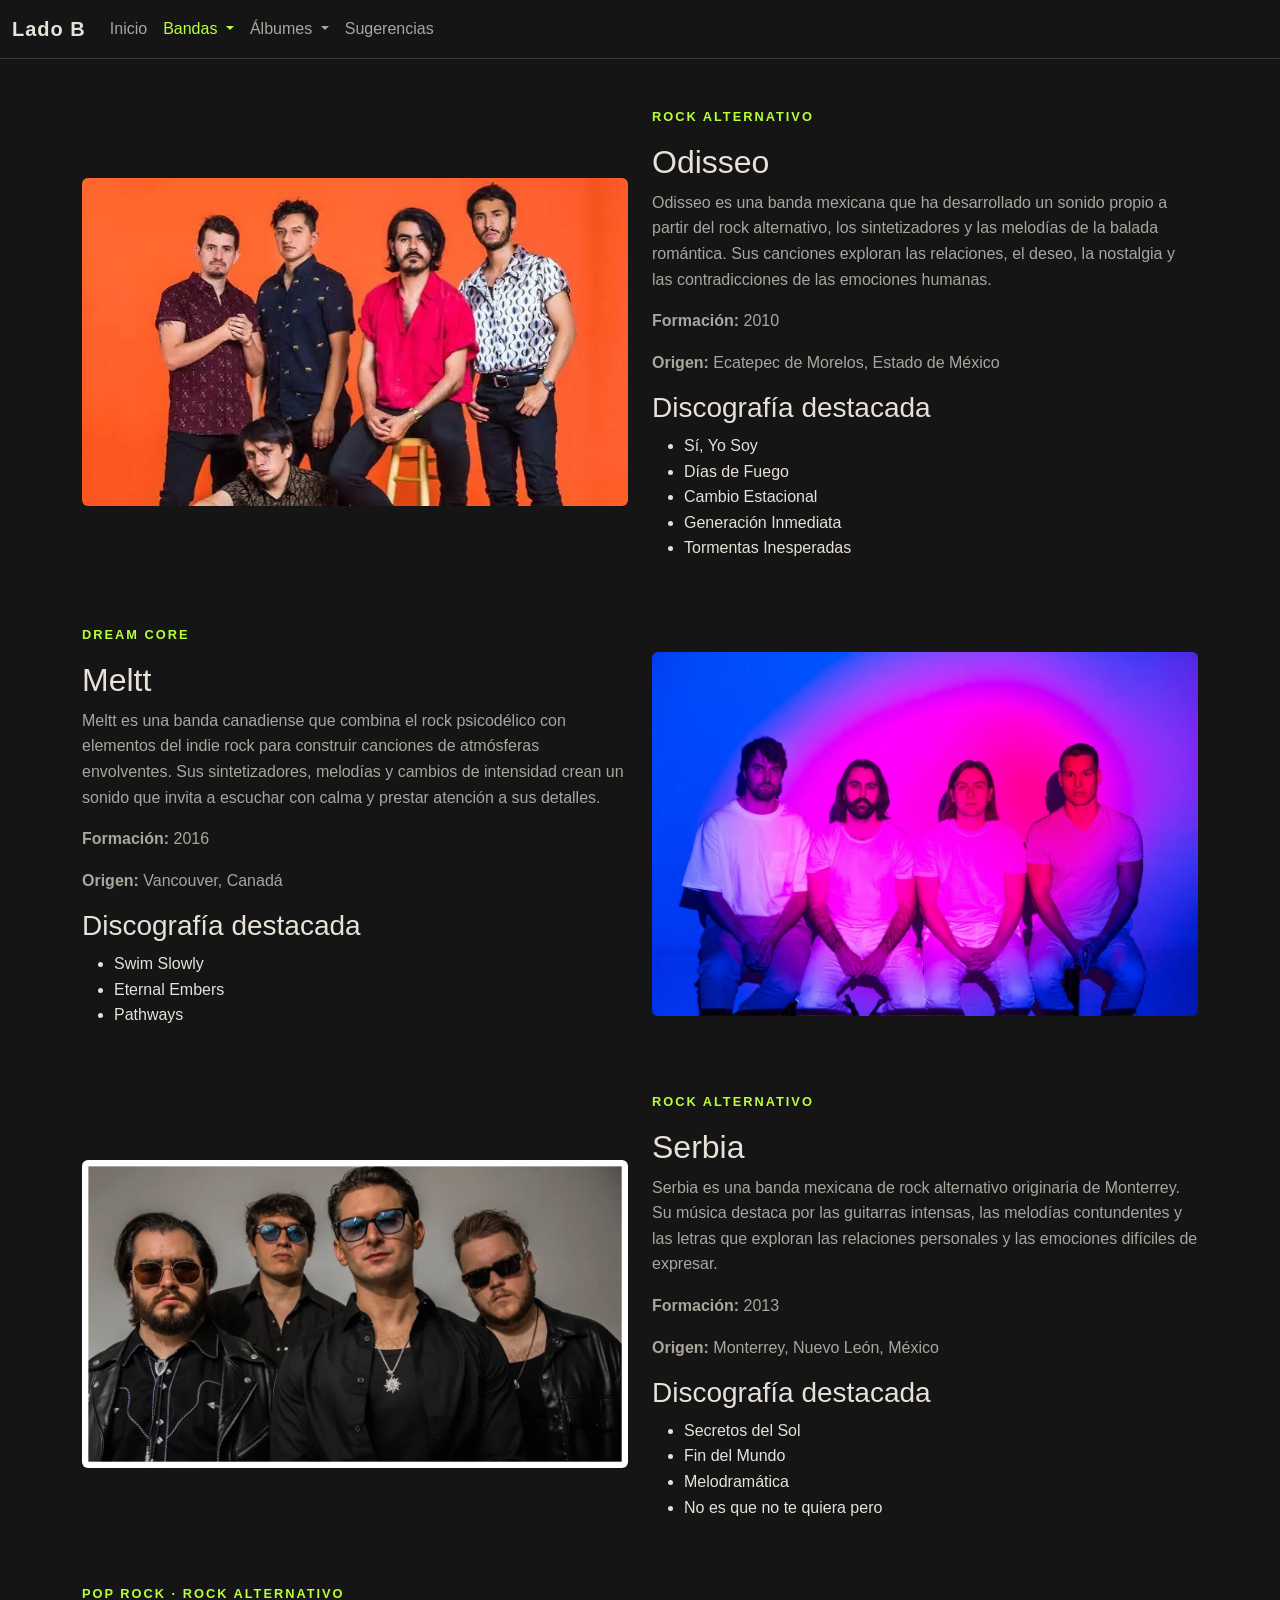
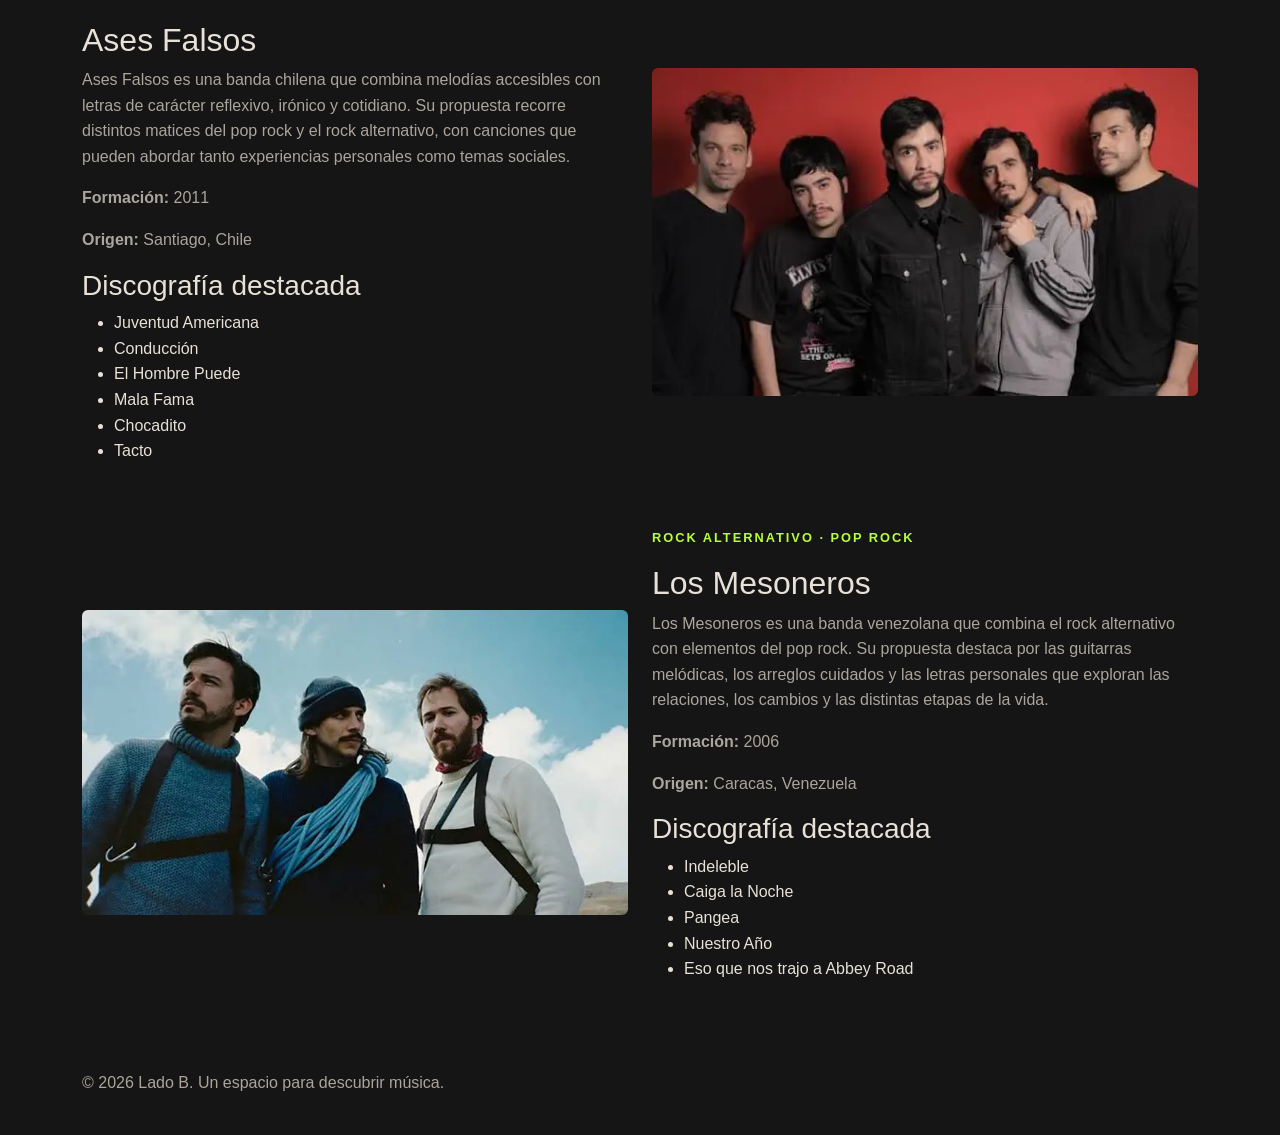
<file: banda.html>
<!DOCTYPE html>
<html lang="es">
    <head>
        <title>Lado B | Música alternativa</title>
        <meta charset="UTF-8">
        <meta name="viewport" content="width=device-width, initial-scale=1">
        <link href="https://cdn.jsdelivr.net/npm/bootstrap@5.3.8/dist/css/bootstrap.min.css" rel="stylesheet">
        <link href="css/style.css" rel="stylesheet">
        <link href="css/banda.css" rel="stylesheet">
    </head>
    <body>

        <header>
            <div class="headerMain">

                <div class="divNav">
                    <nav class="navbar navbar-expand-lg navbar-dark bg-dark">
                        <div class="container-fluid">

                            <a class="navbar-brand" href="index.html">Lado B</a>

                            <button class="navbar-toggler" type="button"
                                data-bs-toggle="collapse"
                                data-bs-target="#menuPrincipal"
                                aria-controls="menuPrincipal"
                                aria-expanded="false"
                                aria-label="Abrir navegación">

                                <span class="navbar-toggler-icon"></span>
                            </button>

                            <div class="collapse navbar-collapse" id="menuPrincipal">

                                <ul class="navbar-nav me-auto mb-2 mb-lg-0">

                                    <li class="nav-item">
                                        <a class="nav-link" href="index.html">
                                            Inicio
                                        </a>
                                    </li>

                                    <li class="nav-item dropdown">
                                        <a class="nav-link dropdown-toggle active"
                                            href="banda.html"
                                            role="button"
                                            data-bs-toggle="dropdown"
                                            aria-expanded="false"
                                            aria-current="page">
                                            Bandas
                                        </a>

                                        <ul class="dropdown-menu">
                                            <li>
                                                <a class="dropdown-item" href="banda.html#Odisseo">Odisseo</a>
                                            </li>
                                            <li>
                                                <a class="dropdown-item" href="banda.html#Meltt">Meltt</a>
                                            </li>
                                            <li>
                                                <a class="dropdown-item" href="banda.html#Serbia">Serbia</a>
                                            </li>
                                            <li>
                                                <a class="dropdown-item" href="banda.html#AsesFalsos">Ases Falsos</a>
                                            </li>
                                            <li>
                                                <a class="dropdown-item" href="banda.html#LosMesoneros">Los Mesoneros</a>
                                            </li>
                                        </ul>
                                    </li>

                                    <li class="nav-item dropdown">
                                        <a class="nav-link dropdown-toggle"
                                            href="albumes.html"
                                            role="button"
                                            data-bs-toggle="dropdown"
                                            aria-expanded="false">
                                            Álbumes
                                        </a>

                                        <ul class="dropdown-menu">
                                            <li>
                                                <a class="dropdown-item" href="albumes.html">Catálogo de álbumes</a>
                                            </li>
                                            <li>
                                                <a class="dropdown-item" href="albumes.html#coleccionOdisseo">Odisseo</a>
                                            </li>
                                            <li>
                                                <a class="dropdown-item" href="albumes.html#coleccionMeltt">Meltt</a>
                                            </li>
                                            <li>
                                                <a class="dropdown-item" href="albumes.html#coleccionSerbia">Serbia</a>
                                            </li>
                                            <li>
                                                <a class="dropdown-item" href="albumes.html#coleccionAsesFalsos">Ases Falsos</a>
                                            </li>
                                            <li>
                                                <a class="dropdown-item" href="albumes.html#coleccionLosMesoneros">Los Mesoneros</a>
                                            </li>
                                        </ul>
                                    </li>

                                    <li class="nav-item">
                                        <a class="nav-link" href="recomendar.html">
                                            Sugerencias
                                        </a>
                                    </li>

                                </ul>

                            </div>
                        </div>
                    </nav>

                </div>
            </div>
        </header>

        <main class="main">

            <!-- Odisseo -->
            <section class="banda-card container my-5" id="Odisseo">
                <div class="row align-items-center g-4">

                    <div class="col-12 col-md-6">
                        <img
                            src="assets/Odisseo.webp"
                            alt="Integrantes de la banda mexicana Odisseo"
                            class="img-fluid rounded"
                        >
                    </div>

                    <!-- Información -->
                    <div class="col-12 col-md-6">
                        <p class="etiquetaSeccion">Rock alternativo</p>
                        <h2>Odisseo</h2>

                        <p>
                            Odisseo es una banda mexicana que ha desarrollado un sonido
                            propio a partir del rock alternativo, los sintetizadores y
                            las melodías de la balada romántica. Sus canciones exploran
                            las relaciones, el deseo, la nostalgia y las contradicciones
                            de las emociones humanas.
                        </p>

                        <p><strong>Formación:</strong> 2010 </p>
                        <p><strong>Origen:</strong> Ecatepec de Morelos, Estado de México</p>

                        <h3>Discografía destacada</h3>
                        <ul>
                            <li>Sí, Yo Soy</li>
                            <li>Días de Fuego</li>
                            <li>Cambio Estacional</li>
                            <li>Generación Inmediata</li>
                            <li>Tormentas Inesperadas</li>
                        </ul>
                    </div>

                </div>
            </section>

            <!-- Meltt -->
            <section class="banda-card container my-5" id="Meltt">
                <div class="row align-items-center g-4">

                    <!-- Imagen -->
                    <div class="col-12 col-md-6 order-md-2">
                        <img
                            src="assets/Meltt.webp"
                            alt="Integrantes de la banda canadiense Meltt"
                            class="img-fluid rounded"
                        >
                    </div>

                    <!-- Información -->
                    <div class="col-12 col-md-6 order-md-1">
                        <p class="etiquetaSeccion">Dream core</p>
                        <h2>Meltt</h2>

                        <p>
                            Meltt es una banda canadiense que combina el rock
                            psicodélico con elementos del indie rock para construir
                            canciones de atmósferas envolventes. Sus sintetizadores,
                            melodías y cambios de intensidad crean un sonido que invita
                            a escuchar con calma y prestar atención a sus detalles.
                        </p>

                        <p><strong>Formación:</strong> 2016</p>
                        <p><strong>Origen:</strong> Vancouver, Canadá</p>

                        <h3>Discografía destacada</h3>
                        <ul>
                            <li>Swim Slowly</li>
                            <li>Eternal Embers</li>
                            <li>Pathways</li>
                        </ul>
                    </div>

                </div>
            </section>

            <!-- Serbia -->
            <section class="banda-card container my-5" id="Serbia">
                <div class="row align-items-center g-4">

                    <!-- Imagen -->
                    <div class="col-12 col-md-6">
                        <img
                            src="assets/Serbia.webp"
                            alt="Integrantes de la banda mexicana Serbia"
                            class="img-fluid rounded"
                        >
                    </div>

                    <!-- Información -->
                    <div class="col-12 col-md-6">
                        <p class="etiquetaSeccion">Rock alternativo</p>
                        <h2>Serbia</h2>

                        <p>
                            Serbia es una banda mexicana de rock alternativo originaria
                            de Monterrey. Su música destaca por las guitarras intensas,
                            las melodías contundentes y las letras que exploran las
                            relaciones personales y las emociones difíciles de expresar.
                        </p>

                        <p><strong>Formación:</strong> 2013</p>
                        <p><strong>Origen:</strong> Monterrey, Nuevo León, México</p>

                        <h3>Discografía destacada</h3>
                        <ul>
                            <li>Secretos del Sol</li>
                            <li>Fin del Mundo</li>
                            <li>Melodramática</li>
                            <li>No es que no te quiera pero</li>
                        </ul>
                    </div>

                </div>
            </section>

            <!-- Ases Falsos -->
            <section class="banda-card container my-5" id="AsesFalsos">
                <div class="row align-items-center g-4">

                    <!-- Imagen -->
                    <div class="col-12 col-md-6 order-md-2">
                        <img
                            src="assets/AsesFalsos.webp"
                            alt="Integrantes de la banda chilena Ases Falsos"
                            class="img-fluid rounded"
                        >
                    </div>

                    <!-- Información -->
                    <div class="col-12 col-md-6 order-md-1">
                        <p class="etiquetaSeccion">Pop rock · Rock alternativo</p>
                        <h2>Ases Falsos</h2>

                        <p>
                            Ases Falsos es una banda chilena que combina melodías
                            accesibles con letras de carácter reflexivo, irónico y
                            cotidiano. Su propuesta recorre distintos matices del
                            pop rock y el rock alternativo, con canciones que pueden
                            abordar tanto experiencias personales como temas sociales.
                        </p>

                        <p><strong>Formación:</strong> 2011</p>
                        <p><strong>Origen:</strong> Santiago, Chile</p>

                        <h3>Discografía destacada</h3>
                        <ul>
                            <li>Juventud Americana</li>
                            <li>Conducción</li>
                            <li>El Hombre Puede</li>
                            <li>Mala Fama</li>
                            <li>Chocadito</li>
                            <li>Tacto</li>
                        </ul>
                    </div>

                </div>
            </section>

            <!-- Los Mesoneros -->
            <section class="banda-card container my-5" id="LosMesoneros">
                <div class="row align-items-center g-4">

                    <!-- Imagen -->
                    <div class="col-12 col-md-6">
                        <img
                            src="assets/LosMesoneros.webp"
                            alt="Integrantes de la banda venezolana Los Mesoneros"
                            class="img-fluid rounded"
                        >
                    </div>

                    <!-- Información -->
                    <div class="col-12 col-md-6">
                        <p class="etiquetaSeccion">Rock alternativo · Pop rock</p>
                        <h2>Los Mesoneros</h2>

                        <p>
                            Los Mesoneros es una banda venezolana que combina el rock
                            alternativo con elementos del pop rock. Su propuesta destaca
                            por las guitarras melódicas, los arreglos cuidados y las letras
                            personales que exploran las relaciones, los cambios y las
                            distintas etapas de la vida.
                        </p>

                        <p><strong>Formación:</strong> 2006</p>
                        <p><strong>Origen:</strong> Caracas, Venezuela</p>

                        <h3>Discografía destacada</h3>
                        <ul>
                            <li>Indeleble</li>
                            <li>Caiga la Noche</li>
                            <li>Pangea</li>
                            <li>Nuestro Año</li>
                            <li>Eso que nos trajo a Abbey Road</li>
                        </ul>
                    </div>

                </div>
            </section>

        </main>

        <footer>
            <div class="container py-4">
                <p>&copy; 2026 Lado B. Un espacio para descubrir música.</p>
            </div>
        </footer>

        <script src="https://cdn.jsdelivr.net/npm/bootstrap@5.3.8/dist/js/bootstrap.bundle.min.js"></script>

    </body>
</html>
</file>
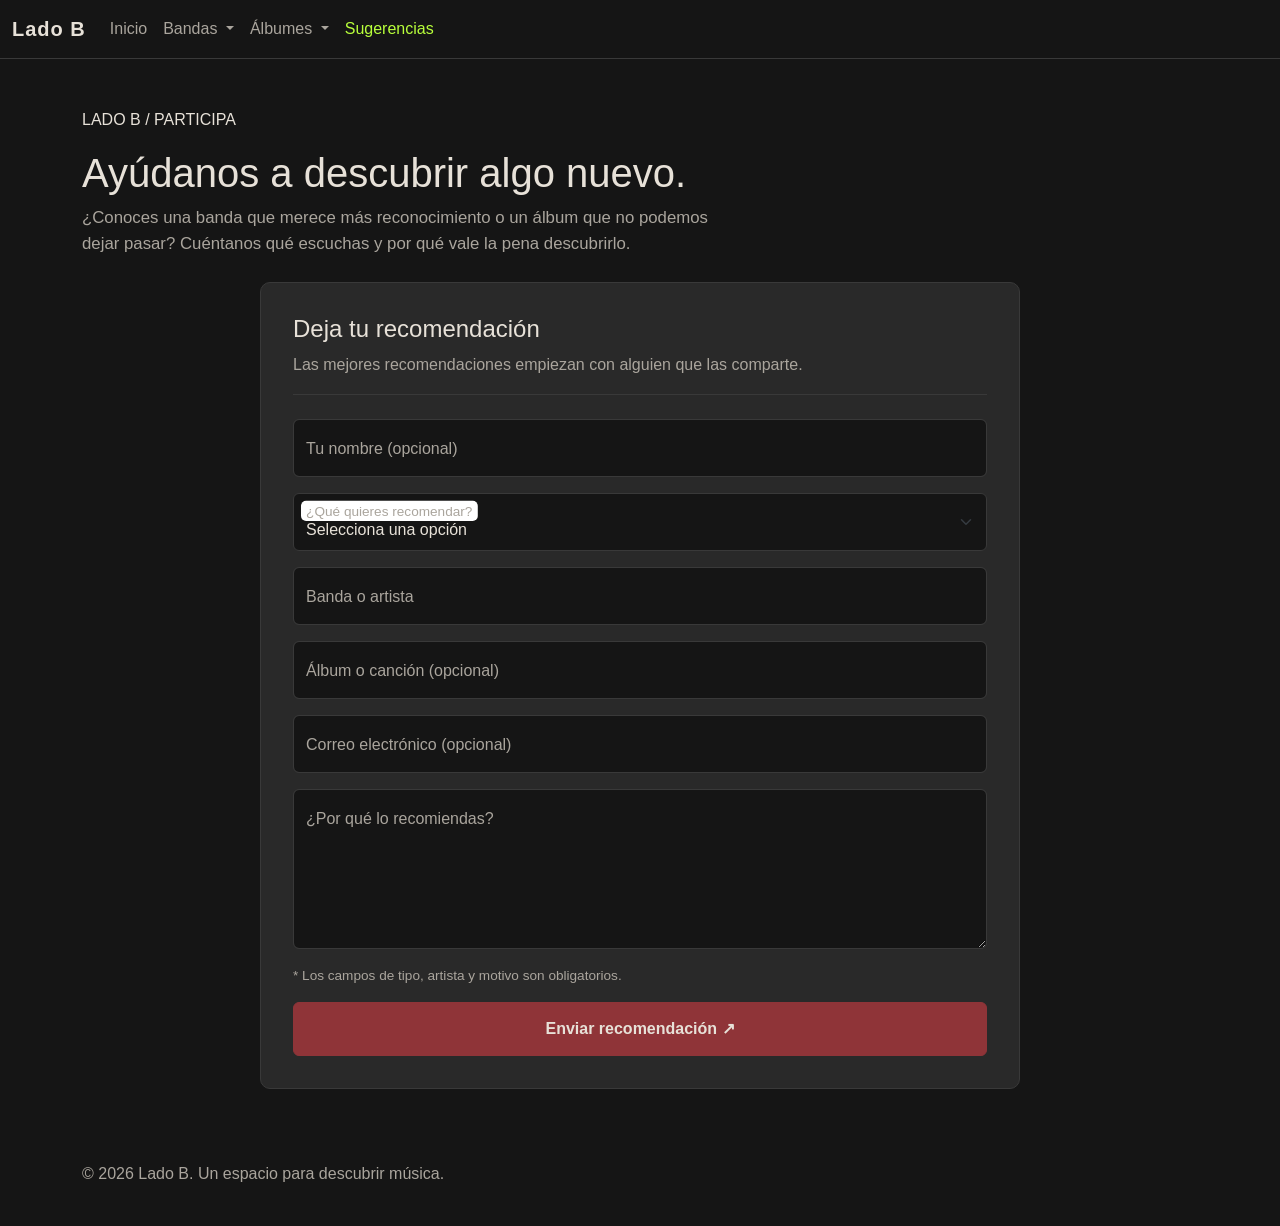
<file: recomendar.html>
<!DOCTYPE html>
<html lang="es">
    <head>
        <title>Lado B | Música alternativa</title>
        <meta charset="UTF-8">
        <meta name="viewport" content="width=device-width, initial-scale=1">
        <link href="https://cdn.jsdelivr.net/npm/bootstrap@5.3.8/dist/css/bootstrap.min.css" rel="stylesheet">
        <link href="css/style.css" rel="stylesheet">
        <link href="css/recomendar.css" rel="stylesheet">
    </head>
    <body>

        <header>
            <div class="headerMain">

                <div class="divNav">
                    <nav class="navbar navbar-expand-lg navbar-dark bg-dark">
                        <div class="container-fluid">

                            <a class="navbar-brand" href="index.html">Lado B</a>

                            <button class="navbar-toggler" type="button"
                                data-bs-toggle="collapse"
                                data-bs-target="#menuPrincipal"
                                aria-controls="menuPrincipal"
                                aria-expanded="false"
                                aria-label="Abrir navegación">

                                <span class="navbar-toggler-icon"></span>
                            </button>

                            <div class="collapse navbar-collapse" id="menuPrincipal">

                                <ul class="navbar-nav me-auto mb-2 mb-lg-0">

                                    <li class="nav-item">
                                        <a class="nav-link" href="index.html">
                                            Inicio
                                        </a>
                                    </li>

                                    <li class="nav-item dropdown">
                                        <a class="nav-link dropdown-toggle"
                                            href="banda.html"
                                            role="button"
                                            data-bs-toggle="dropdown"
                                            aria-expanded="false">
                                            Bandas
                                        </a>

                                        <ul class="dropdown-menu">
                                            <li>
                                                <a class="dropdown-item" href="banda.html?banda=serbia">Serbia</a>
                                            </li>
                                            <li>
                                                <a class="dropdown-item" href="banda.html?banda=odisseo">Odisseo</a>
                                            </li>
                                            <li>
                                                <a class="dropdown-item" href="banda.html?banda=meltt">Meltt</a>
                                            </li>
                                            <li>
                                                <a class="dropdown-item" href="banda.html?banda=ases-falsos">Ases Falsos</a>
                                            </li>
                                            <li>
                                                <a class="dropdown-item" href="banda.html?banda=los-mesoneros">Los Mesoneros</a>
                                            </li>
                                        </ul>
                                    </li>

                                    <li class="nav-item dropdown">
                                        <a class="nav-link dropdown-toggle"
                                            href="albumes.html"
                                            role="button"
                                            data-bs-toggle="dropdown"
                                            aria-expanded="false">
                                            Álbumes
                                        </a>

                                        <ul class="dropdown-menu">
                                            <li>
                                                <a class="dropdown-item" href="albumes.html">Catálogo de álbumes</a>
                                            </li>
                                            <li>
                                                <a class="dropdown-item" href="albumes.html#coleccionOdisseo">Odisseo</a>
                                            </li>
                                            <li>
                                                <a class="dropdown-item" href="albumes.html#coleccionMeltt">Meltt</a>
                                            </li>
                                            <li>
                                                <a class="dropdown-item" href="albumes.html#coleccionSerbia">Serbia</a>
                                            </li>
                                            <li>
                                                <a class="dropdown-item" href="albumes.html#coleccionAsesFalsos">Ases Falsos</a>
                                            </li>
                                            <li>
                                                <a class="dropdown-item" href="albumes.html#coleccionLosMesoneros">Los Mesoneros</a>
                                            </li>
                                        </ul>
                                    </li>

                                    <li class="nav-item">
                                        <a class="nav-link active"
                                            href="recomendar.html"
                                            aria-current="page">
                                            Sugerencias
                                        </a>
                                    </li>

                                </ul>

                            </div>
                        </div>
                    </nav>
                </div>

            </div>

        </header>

        <main class="container py-5">
    <section id="introduccionRecomendaciones" class="mb-4">
        <span class="etiquetaSeccion">LADO B / PARTICIPA</span>

        <h1 class="mt-3">Ayúdanos a descubrir algo nuevo.</h1>

        <p class="textoIntroduccion">
            ¿Conoces una banda que merece más reconocimiento o un
            álbum que no podemos dejar pasar? Cuéntanos qué escuchas
            y por qué vale la pena descubrirlo.
        </p>
    </section>

    <section class="contenedorFormulario">
        <div class="encabezadoFormulario mb-4">
            <h2>Deja tu recomendación</h2>
            <p>Las mejores recomendaciones empiezan con alguien que las comparte.</p>
        </div>

        <form id="formularioRecomendacion"
              class="needs-validation"
              novalidate>

            <!-- Nombre opcional -->
            <div class="form-floating mb-3">
                <input type="text"
                       class="form-control"
                       id="nombre"
                       name="nombre"
                       placeholder="Tu nombre"
                       maxlength="60">

                <label for="nombre">Tu nombre (opcional)</label>
            </div>

            <!-- Tipo de recomendación -->
            <div class="form-floating mb-3">
                <select class="form-select"
                        id="tipo"
                        name="tipo"
                        required>
                    <option value="" selected disabled>Selecciona una opción</option>
                    <option value="banda">Banda o artista</option>
                    <option value="album">Álbum</option>
                    <option value="cancion">Canción</option>
                </select>

                <label for="tipo">¿Qué quieres recomendar?</label>

                <div class="invalid-feedback">
                    Selecciona qué tipo de recomendación quieres compartir.
                </div>
            </div>

            <!-- Artista -->
            <div class="form-floating mb-3">
                <input type="text"
                       class="form-control"
                       id="artista"
                       name="artista"
                       placeholder="Nombre de la banda o artista"
                       minlength="2"
                       maxlength="100"
                       required>

                <label for="artista">Banda o artista</label>

                <div class="invalid-feedback">
                    Escribe el nombre de la banda o artista (mínimo 2 caracteres).
                </div>
            </div>

            <!-- Álbum o canción -->
            <div class="form-floating mb-3">
                <input type="text"
                       class="form-control"
                       id="obra"
                       name="obra"
                       placeholder="Álbum o canción"
                       maxlength="120">

                <label for="obra">Álbum o canción (opcional)</label>
            </div>

            <!-- Correo opcional -->
            <div class="form-floating mb-3">
                <input type="email"
                       class="form-control"
                       id="correo"
                       name="correo"
                       placeholder="correo@ejemplo.com"
                       maxlength="254">

                <label for="correo">Correo electrónico (opcional)</label>

                <div class="invalid-feedback">
                    Escribe una dirección de correo válida.
                </div>
            </div>

            <!-- Motivo -->
            <div class="form-floating mb-3">
                <textarea class="form-control campoMotivo"
                          id="motivo"
                          name="motivo"
                          placeholder="Cuéntanos por qué lo recomiendas"
                          minlength="10"
                          maxlength="600"
                          required></textarea>

                <label for="motivo">¿Por qué lo recomiendas?</label>

                <div class="invalid-feedback">
                    Cuéntanos un poco más (mínimo 10 caracteres).
                </div>
            </div>

            <p class="notaFormulario">
                * Los campos de tipo, artista y motivo son obligatorios.
            </p>

            <button type="submit" class="btn btn-ladob botonEnviar">
                Enviar recomendación ↗
            </button>

            <div id="mensajeFormulario"
                 class="mensajeFormulario mt-3"
                 role="status"
                 aria-live="polite"
                 hidden></div>
        </form>
    </section>
</main>


        <footer>
            <div class="container py-4">
                <p>&copy; 2026 Lado B. Un espacio para descubrir música.</p>
            </div>
        </footer>

        <script src="https://cdn.jsdelivr.net/npm/bootstrap@5.3.8/dist/js/bootstrap.bundle.min.js"></script>
        <script src="js/validacion.js"></script>

    </body>
</html>
</file>
<file: css/style.css>
/* ========================================
   LADO B — IDENTIDAD GLOBAL
   ======================================== */

:root {
    /* Paleta principal */
    --color-fondo: #151515;
    --color-superficie: #292929;
    --color-rojo: #8F3438;
    --color-verde: #B8FF3B;
    --color-texto: #E7E1D8;
    --color-texto-secundario: #AAA59D;
    --color-borde: #393939;

    /* Tipografía y formas */
    --fuente-principal: Arial, Helvetica, sans-serif;
    --radio-tarjeta: 10px;

    /* Transiciones */
    --transicion: 250ms ease;
}

/* Reinicio básico */
* {
    box-sizing: border-box;
}

html {
    scroll-behavior: smooth;
}

body {
    margin: 0;
    background-color: var(--color-fondo);
    color: var(--color-texto);
    font-family: var(--fuente-principal);
    line-height: 1.6;
}

/* Textos */
h1,
h2,
h3,
h4,
h5,
h6 {
    color: var(--color-texto);
    line-height: 1.2;
}

p {
    color: var(--color-texto-secundario);
}

/* Enlaces generales */
a {
    color: var(--color-texto);
    text-decoration: none;
    transition: color var(--transicion);
}

a:hover {
    color: var(--color-verde);
}

/* Navegación Bootstrap */
.navbar {
    background-color: var(--color-fondo) !important;
    border-bottom: 1px solid var(--color-borde);
}

.navbar-brand {
    color: var(--color-texto) !important;
    font-weight: 700;
    letter-spacing: 1px;
}

.nav-link {
    color: var(--color-texto-secundario) !important;
    transition: color var(--transicion);
}

.nav-link:hover,
.nav-link.active {
    color: var(--color-verde) !important;
}

/* Menús desplegables */
.dropdown-menu {
    background-color: var(--color-superficie);
    border: 1px solid var(--color-borde);
}

.dropdown-item {
    color: var(--color-texto);
}

.dropdown-item:hover,
.dropdown-item:focus {
    background-color: #383838;
    color: var(--color-verde);
}

/* Botones globales */
.btn-ladob {
    background-color: var(--color-rojo);
    color: var(--color-texto);
    border: 1px solid var(--color-rojo);
    transition:
        background-color var(--transicion),
        color var(--transicion);
}

.btn-ladob:hover {
    background-color: var(--color-verde);
    border-color: var(--color-verde);
    color: var(--color-fondo);
}

/* Selección de texto */
::selection {
    background-color: var(--color-verde);
    color: var(--color-fondo);
}

/* Accesibilidad: respetar la preferencia de menos movimiento */
@media (prefers-reduced-motion: reduce) {
    *,
    *::before,
    *::after {
        scroll-behavior: auto !important;
        animation-duration: 0.01ms !important;
        animation-iteration-count: 1 !important;
        transition-duration: 0.01ms !important;
    }
}
</file>
<file: css/index.css>
/* ========================================
   LADO B — PÁGINA DE INICIO
   ======================================== */

/* Presentación principal */
.divheader {
    position: relative;
    overflow: hidden;
    min-height: 380px;
    background-color: var(--color-superficie);
}

.headerImg {
    width: 100%;
    height: 380px;
}

.headerImg img {
    width: 100%;
    height: 100%;
    object-fit: cover;
    display: block;
}

/* Capa de texto sobre la imagen principal */
.divheader #nosotros {
    position: absolute;
    inset: 0;
    display: flex;
    align-items: center;
    padding: 8%;
    background: linear-gradient(
        90deg,
        rgba(21, 21, 21, 0.95),
        rgba(21, 21, 21, 0.60),
        rgba(21, 21, 21, 0.10)
    );
}

.textoHeader {
    max-width: 620px;
}

.textoHeader h1 {
    font-size: clamp(2.5rem, 6vw, 4.5rem);
    margin-bottom: 1rem;
}

.textoHeader p {
    max-width: 550px;
}

/* Secciones */
#presentacion,
#bandas,
#albumesDestacados,
#descubrirMas {
    padding-top: 2rem;
    padding-bottom: 2rem;
}

#bandas h2,
#albumesDestacados h2,
#descubrirMas h2 {
    margin-bottom: 0.75rem;
}

/* Etiqueta pequeña de sección */
.etiquetaSeccion {
    display: inline-block;
    margin-bottom: 0.65rem;
    color: var(--color-verde);
    font-size: 0.75rem;
    font-weight: 700;
    letter-spacing: 2px;
}

/* Tarjetas de bandas y álbumes */
.bandasElegidas,
.albumesElegidos {
    display: grid;
    grid-template-columns: repeat(2, minmax(0, 1fr));
    gap: 1.5rem;
    max-width: 1100px;
    margin: 0 auto;
    padding: 0 1.5rem;
}

.banda,
.album {
    position: relative;
    overflow: hidden;
    min-width: 0;
    min-height: 260px;
    background-color: var(--color-superficie);
    border-radius: var(--radio-tarjeta);
}

/* Imágenes de las tarjetas */
.banda > img,
.album > img {
    display: block;
    width: 100%;
    height: 300px;
    object-fit: cover;
    border-radius: var(--radio-tarjeta);
    transition:
        transform 350ms ease,
        filter 350ms ease;
}

/* Texto superpuesto en las tarjetas */
.textoBanda,
.textoAlbum {
    position: absolute;
    inset: auto 0 0;
    padding: 1.5rem;
    background: linear-gradient(
        transparent,
        rgba(21, 21, 21, 0.92) 40%,
        rgba(21, 21, 21, 0.98)
    );
}

.textoBanda span,
.textoAlbum span {
    color: var(--color-verde);
    font-size: 0.72rem;
    font-weight: 700;
    letter-spacing: 1.5px;
}

.textoBanda h3,
.textoAlbum h3 {
    margin-top: 0.4rem;
    margin-bottom: 0.5rem;
}

.textoBanda p,
.textoAlbum p {
    margin-bottom: 0.75rem;
}

/* Zoom discreto al pasar el cursor */
.banda:hover > img,
.album:hover > img {
    transform: scale(1.04);
    filter: brightness(1.12);
}

.textoBanda a,
.textoAlbum a,
.textoCarrusel a {
    display: inline-block;
    color: var(--color-texto);
    font-weight: 700;
    transition: color var(--transicion);
}

.textoBanda a:hover,
.textoAlbum a:hover,
.textoCarrusel a:hover {
    color: var(--color-verde);
}

/* Carrusel de descubrimiento */
#carruselBandas {
    max-width: 1000px;
    margin: 0 auto;
}

.bandaCarrusel {
    position: relative;
    min-height: 360px;
    overflow: hidden;
    border-radius: var(--radio-tarjeta);
    background-color: var(--color-superficie);
}

.bandaCarrusel > img {
    display: block;
    width: 100%;
    height: 420px;
    object-fit: cover;
    filter: brightness(0.78);
    transition:
        transform 400ms ease,
        filter 400ms ease;
}

/* El texto vive dentro de la imagen */
.textoCarrusel {
    position: absolute;
    inset: 0;
    display: flex;
    flex-direction: column;
    align-items: flex-start;
    justify-content: flex-end;
    padding: clamp(1.5rem, 5vw, 3.5rem);
    background: linear-gradient(
        90deg,
        rgba(21, 21, 21, 0.93),
        rgba(21, 21, 21, 0.58) 58%,
        rgba(21, 21, 21, 0.10)
    );
}

.textoCarrusel > span {
    color: var(--color-verde);
    font-size: 0.75rem;
    font-weight: 700;
    letter-spacing: 2px;
}

.textoCarrusel h3 {
    margin-top: 0.5rem;
    margin-bottom: 0.75rem;
    font-size: clamp(2rem, 5vw, 3.5rem);
}

.textoCarrusel p {
    max-width: 520px;
    color: var(--color-texto);
}

.bandaCarrusel:hover > img {
    transform: scale(1.025);
    filter: brightness(0.95);
}

/* Indicadores del carrusel */
#carruselBandas .carousel-indicators {
    margin-bottom: 0.75rem;
}

#carruselBandas .carousel-indicators [data-bs-target] {
    width: 24px;
    height: 3px;
    border: 0;
    background-color: var(--color-texto-secundario);
}

#carruselBandas .carousel-indicators .active {
    background-color: var(--color-verde);
}

/* Pie de página */
footer {
    margin-top: 2rem;
    border-top: 1px solid var(--color-borde);
    background-color: var(--color-fondo);
}

/* Adaptación para móviles */
@media (max-width: 768px) {
    .divheader,
    .headerImg {
        min-height: 320px;
        height: 320px;
    }

    .divheader #nosotros {
        padding: 1.5rem;
        background: linear-gradient(
            90deg,
            rgba(21, 21, 21, 0.92),
            rgba(21, 21, 21, 0.55)
        );
    }

    .bandasElegidas,
    .albumesElegidos {
        grid-template-columns: 1fr;
        padding: 0 1rem;
    }

    .banda > img,
    .album > img {
        height: 280px;
    }

    .bandaCarrusel,
    .bandaCarrusel > img {
        min-height: 360px;
        height: 360px;
    }

    .textoCarrusel {
        padding: 1.5rem;
        background: linear-gradient(
            0deg,
            rgba(21, 21, 21, 0.97),
            rgba(21, 21, 21, 0.45)
        );
    }

    #carruselBandas .carousel-control-prev,
    #carruselBandas .carousel-control-next {
        width: 12%;
    }
}

/* Móviles pequeños */
@media (max-width: 400px) {
    .banda > img,
    .album > img {
        height: 250px;
    }

    .textoBanda,
    .textoAlbum {
        padding: 1rem;
    }
}
</file>
<file: css/album.css>
/* LADO B — FICHA DEL ÁLBUM */

/* =========================================
   1. ENCABEZADO DE LA BANDA
========================================= */

#encabezadoBanda {
    border-bottom: 1px solid var(--color-borde);
    background-color: var(--color-fondo);
}

.contenedorImagenBanda {
    width: 100%;
    height: clamp(220px, 35vw, 420px);
    overflow: hidden;
    background-color: var(--color-superficie);
}

.contenedorImagenBanda img {
    display: block;
    width: 100%;
    height: 100%;
    object-fit: cover;
    object-position: center;
}

#encabezadoBanda .container {
    max-width: 1100px;
}

#nombreBanda {
    margin-top: 0.5rem;
    margin-bottom: 1rem;
    font-size: clamp(2rem, 5vw, 3.5rem);
    font-weight: 700;
}

#descripcionBanda {
    max-width: 720px;
    margin-bottom: 1rem;
}

#enlaceBanda {
    display: inline-block;
    color: var(--color-verde);
    font-weight: 700;
}

#enlaceBanda:hover {
    color: var(--color-texto);
}


/* =========================================
   2. PRESENTACIÓN DEL ÁLBUM
========================================= */

#presentacionAlbum {
    padding-top: 1rem;
    padding-bottom: 1rem;
}

#presentacionAlbum .row {
    max-width: 1100px;
    margin-right: auto;
    margin-left: auto;
}

#portadaAlbum {
    display: block;
    aspect-ratio: 1 / 1;
    object-fit: cover;
    border-radius: var(--radio-tarjeta);
    box-shadow: 0 12px 30px #0005;
}

#nombreAlbum {
    margin-bottom: 0.75rem;
    font-size: clamp(2rem, 4vw, 3rem);
    font-weight: 700;
}

#artistaAlbum {
    margin-bottom: 1.5rem;
    color: var(--color-verde);
    font-size: 1.1rem;
    font-weight: 700;
}

#datosAlbum {
    display: flex;
    flex-wrap: wrap;
    gap: 0.25rem 1.5rem;
    margin-bottom: 1.5rem;
    padding: 1rem 0;
    border-top: 1px solid var(--color-borde);
    border-bottom: 1px solid var(--color-borde);
}

#datosAlbum p {
    margin-bottom: 0.25rem;
}

#datosAlbum strong {
    color: var(--color-texto);
}

#descripcionAlbum {
    max-width: 650px;
    line-height: 1.8;
}


/* =========================================
   3. SECCIONES DE CONTENIDO
========================================= */

#historiaAlbum,
#cancionesAlbum,
#escuchaAlbum {
    padding-top: 1rem;
    padding-bottom: 2rem;
}

#historiaAlbum .container,
#cancionesAlbum .container,
#escuchaAlbum .container {
    max-width: 1000px;
}

#historiaAlbum h2,
#cancionesAlbum h2,
#escuchaAlbum h2 {
    margin-bottom: 1.5rem;
    padding-bottom: 0.75rem;
    border-bottom: 1px solid var(--color-borde);
    font-size: 1.6rem;
}

#contenidoHistoriaAlbum {
    max-width: 800px;
    line-height: 1.9;
}


/* =========================================
   4. LISTA DE CANCIONES
========================================= */

#listaCanciones {
    gap: 0.5rem;
    padding-left: 0;
}

#listaCanciones .list-group-item {
    display: flex;
    align-items: center;
    justify-content: space-between;
    gap: 1rem;
    padding: 1rem 1.25rem;
    background-color: var(--color-superficie);
    color: var(--color-texto);
    border: 1px solid var(--color-borde);
    border-radius: 6px;
    transition:
        border-color var(--transicion),
        background-color var(--transicion);
}

#listaCanciones .list-group-item:hover {
    background-color: #323232;
    border-color: var(--color-verde);
}

.numeroCancion {
    color: var(--color-texto-secundario);
    margin-right: 0.75rem;
    font-variant-numeric: tabular-nums;
}


/* =========================================
   5. REPRODUCTOR
========================================= */

#reproductorAlbum {
    width: 100%;
    overflow: hidden;
    border-radius: var(--radio-tarjeta);
}

#reproductorAlbum iframe {
    display: block;
    width: 100%;
    min-height: 200px;
    border: 0;
}


/* =========================================
   6. ESTADO DE ÁLBUM NO ENCONTRADO
========================================= */

#estadoAlbum {
    max-width: 900px;
    padding-top: 3rem;
    padding-bottom: 3rem;
}

#estadoAlbum h2 {
    margin-bottom: 1rem;
}


/* =========================================
   7. DISEÑO RESPONSIVO
========================================= */

@media (max-width: 767px) {

    .contenedorImagenBanda {
        height: 240px;
    }

    #presentacionAlbum {
        padding-top: 0;
    }

    #portadaAlbum {
        width: 100%;
        max-width: 420px;
        margin: 0 auto;
    }

    #datosAlbum {
        gap: 0.5rem 1rem;
    }

    #historiaAlbum,
    #cancionesAlbum,
    #escuchaAlbum {
        padding-bottom: 1.5rem;
    }

    #listaCanciones .list-group-item {
        padding: 0.85rem;
    }
}
</file>
<file: css/albumes.css>
/* ========================================
   LADO B — CATÁLOGO DE ÁLBUMES
   ======================================== */

#introduccionAlbumes {
    padding-top: 3rem;
    padding-bottom: 2rem;
}

.etiquetaSeccion {
    color: var(--color-verde);
    text-transform: uppercase;
    letter-spacing: 2px;
    font-size: 0.8rem;
    font-weight: 700;
}

.coleccionBanda {
    padding-top: 2rem;
    padding-bottom: 2rem;
}

.encabezadoColeccion {
    margin-bottom: 1.5rem;
    border-bottom: 1px solid var(--color-borde);
    padding-bottom: 0.75rem;
}

/* Tarjeta que contiene portada e información */
.fichaAlbum {
    display: flex;
    align-items: center;
    justify-content: center;
    gap: 3rem;
    min-height: 380px;
    padding: 2rem;
    background-color: var(--color-superficie);
    border: 1px solid var(--color-borde);
    border-radius: var(--radio-tarjeta);
}

/* Álbumes pares: texto primero, portada después */
.carousel-item:nth-child(even) .fichaAlbum {
    flex-direction: row-reverse;
}

/* Área de portada y vinilo */
.portadaVinilo {
    position: relative;
    isolation: isolate;
    flex: 0 1 340px;
    width: 100%;
    max-width: 340px;
    aspect-ratio: 1 / 1;
}

/* Disco detrás de la portada */
.portadaVinilo::before {
    content: "";
    position: absolute;
    z-index: -1;
    top: 3%;
    left: 3%;
    width: 94%;
    height: 94%;
    border-radius: 50%;
    background:
        repeating-radial-gradient(
            circle,
            #393939 0 1px,
            #101010 2px 4px
        );
    box-shadow: 0 0 18px #0008;
    transition: transform 500ms ease;
}

/* Portada */
.portadaVinilo img {
    display: block;
    position: relative;
    z-index: 1;
    width: 100%;
    height: 100%;
    object-fit: cover;
    border-radius: 3px;
    box-shadow: 0 8px 24px #0005;
    transition: transform 500ms ease;
}

/* Hovers */
/* Portada normal: se desplaza hacia la izquierda */
.portadaVinilo:hover img {
    transform: translateX(-15%) scale(.85) rotate(-15deg);
}

/* En álbumes pares, se desplaza hacia la derecha */
.carousel-item:nth-child(even) .portadaVinilo:hover img {
    transform: translateX(15%) scale(.85) rotate(15deg);
}

/* Revelar el vinilo */
.portadaVinilo:hover::before {
    transform: translateX(15%);
}

.carousel-item:nth-child(even) .portadaVinilo:hover::before {
    transform: translateX(-15%);
}

/* Información del álbum */
.informacionAlbum {
    flex: 1;
    min-width: 0;
    max-width: 520px;
}

.informacionAlbum h3 {
    margin-bottom: 1rem;
}

.datosAlbum {
    color: var(--color-texto-secundario);
}

/* Diseño adaptable */
@media (max-width: 767px) {
    .fichaAlbum,
    .carousel-item:nth-child(even) .fichaAlbum {
        flex-direction: column;
        gap: 1.5rem;
        padding: 1.25rem;
    }

    .portadaVinilo {
        flex: none;
        width: min(100%, 300px);
    }

    .informacionAlbum {
        width: 100%;
        max-width: none;
    }
}
</file>
<file: css/banda.css>
/* LADO B — PÁGINA DE BANDAS */

/* Introducción */
#introduccionBandas {
    padding-top: 3rem;
    padding-bottom: 2rem;
}

/* Etiqueta pequeña de sección */
.etiquetaSeccion {
    color: var(--color-verde);
    text-transform: uppercase;
    letter-spacing: 2px;
    font-size: 0.8rem;
    font-weight: 700;
}

/* Secciones de cada banda */
.seccionBanda {
    padding-top: 2rem;
    padding-bottom: 2rem;
}

/* Tarjeta principal */
.tarjetaBanda {
    display: flex;
    align-items: center;
    gap: 2rem;
    padding: 2rem;
    background-color: var(--color-superficie);
    border: 1px solid var(--color-borde);
    border-radius: var(--radio-tarjeta);
    height: 100%;
}

/* Imágenes */
.imagenBanda {
    width: 100%;
    height: 100%;
    min-height: 280px;
    object-fit: cover;
    border-radius: 6px;
}

/* Información */
.informacionBanda {
    min-width: 0;
}

.informacionBanda h2,
.informacionBanda h3 {
    margin-bottom: 1rem;
}

.informacionBanda p {
    margin-bottom: 0.75rem;
}

/* Datos de la banda */
.datosBanda {
    color: var(--color-texto-secundario);
    font-size: 0.95rem;
}

.datosBanda strong {
    color: var(--color-texto);
}

/* Álbumes */
.listaAlbumesBanda {
    display: flex;
    flex-wrap: wrap;
    gap: 0.5rem;
    margin-top: 0.5rem;
}

.albumBanda {
    padding: 0.35rem 0.7rem;
    border: 1px solid var(--color-borde);
    border-radius: 5px;
    color: var(--color-texto);
    font-size: 0.9rem;
}

/* Adaptación para móviles */
@media (max-width: 767px) {
    .tarjetaBanda {
        padding: 1.25rem;
        gap: 1.25rem;
    }

    .imagenBanda {
        min-height: 220px;
        max-height: 320px;
    }
}
</file>
<file: css/recomendar.css>
/* LADO B — FORMULARIO DE RECOMENDACIONES */

#introduccionRecomendaciones {
    max-width: 760px;
}

#introduccionRecomendaciones h1 {
    max-width: 650px;
}

.textoIntroduccion {
    max-width: 650px;
    font-size: 1.05rem;
}

.contenedorFormulario {
    max-width: 760px;
    margin: 0 auto;
    padding: 2rem;
    background-color: var(--color-superficie);
    border: 1px solid var(--color-borde);
    border-radius: var(--radio-tarjeta);
}

.encabezadoFormulario {
    padding-bottom: 1rem;
    border-bottom: 1px solid var(--color-borde);
}

.encabezadoFormulario h2 {
    font-size: 1.5rem;
}

.encabezadoFormulario p {
    margin-bottom: 0;
}

/* Campos */
#formularioRecomendacion .form-control,
#formularioRecomendacion .form-select {
    background-color: var(--color-fondo);
    color: var(--color-texto);
    border: 1px solid var(--color-borde);
    border-radius: 6px;
}

/* Etiquetas flotantes */
#formularioRecomendacion .form-floating > label {
    color: var(--color-texto-secundario);
}

/* Color del texto de las opciones del selector */
#formularioRecomendacion .form-select option {
    background-color: var(--color-superficie);
    color: var(--color-texto);
}

/* Foco */
#formularioRecomendacion .form-control:focus,
#formularioRecomendacion .form-select:focus {
    border-color: var(--color-verde);
    box-shadow: 0 0 0 0.2rem rgb(184 255 59 / 15%);
}

/* Área de texto */
#formularioRecomendacion .campoMotivo {
    min-height: 160px;
    resize: vertical;
}

/* Validaciones */
#formularioRecomendacion .invalid-feedback {
    color: #ff8585;
}

#formularioRecomendacion.was-validated .form-control:invalid,
#formularioRecomendacion.was-validated .form-select:invalid {
    border-color: #ff8585;
}

#formularioRecomendacion.was-validated .form-control:valid,
#formularioRecomendacion.was-validated .form-select:valid {
    border-color: var(--color-verde);
}

/* Nota y botón */
.notaFormulario {
    font-size: 0.85rem;
    margin-bottom: 1rem;
}

.botonEnviar {
    width: 100%;
    padding: 0.85rem 1rem;
    font-weight: 700;
}

.mensajeFormulario {
    padding: 1rem;
    border: 1px solid var(--color-borde);
    border-radius: 6px;
}

.mensajeFormulario.exito {
    color: var(--color-verde);
}

.mensajeFormulario.error {
    color: #ff8585;
}

/* Móviles */
@media (max-width: 576px) {
    #introduccionRecomendaciones {
        padding-top: 1rem;
    }

    .contenedorFormulario {
        padding: 1.25rem;
    }
}
</file>
